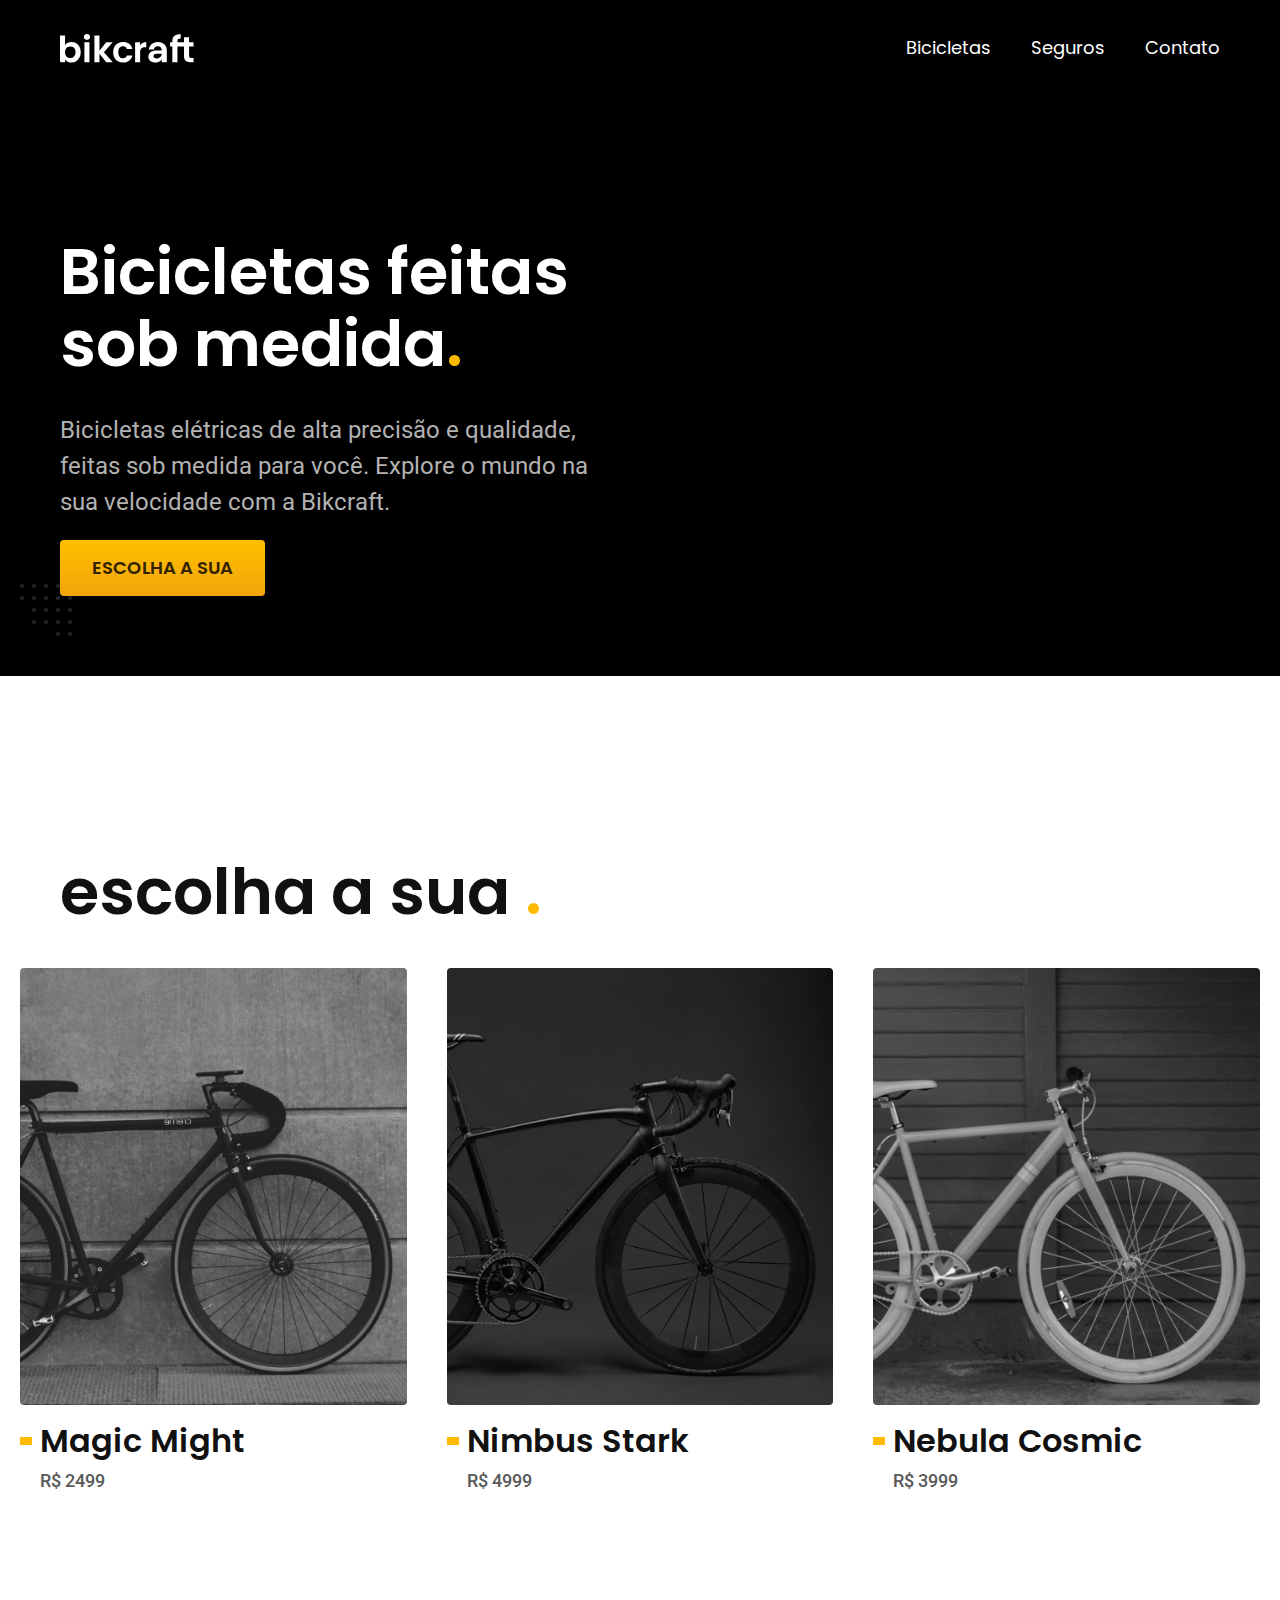
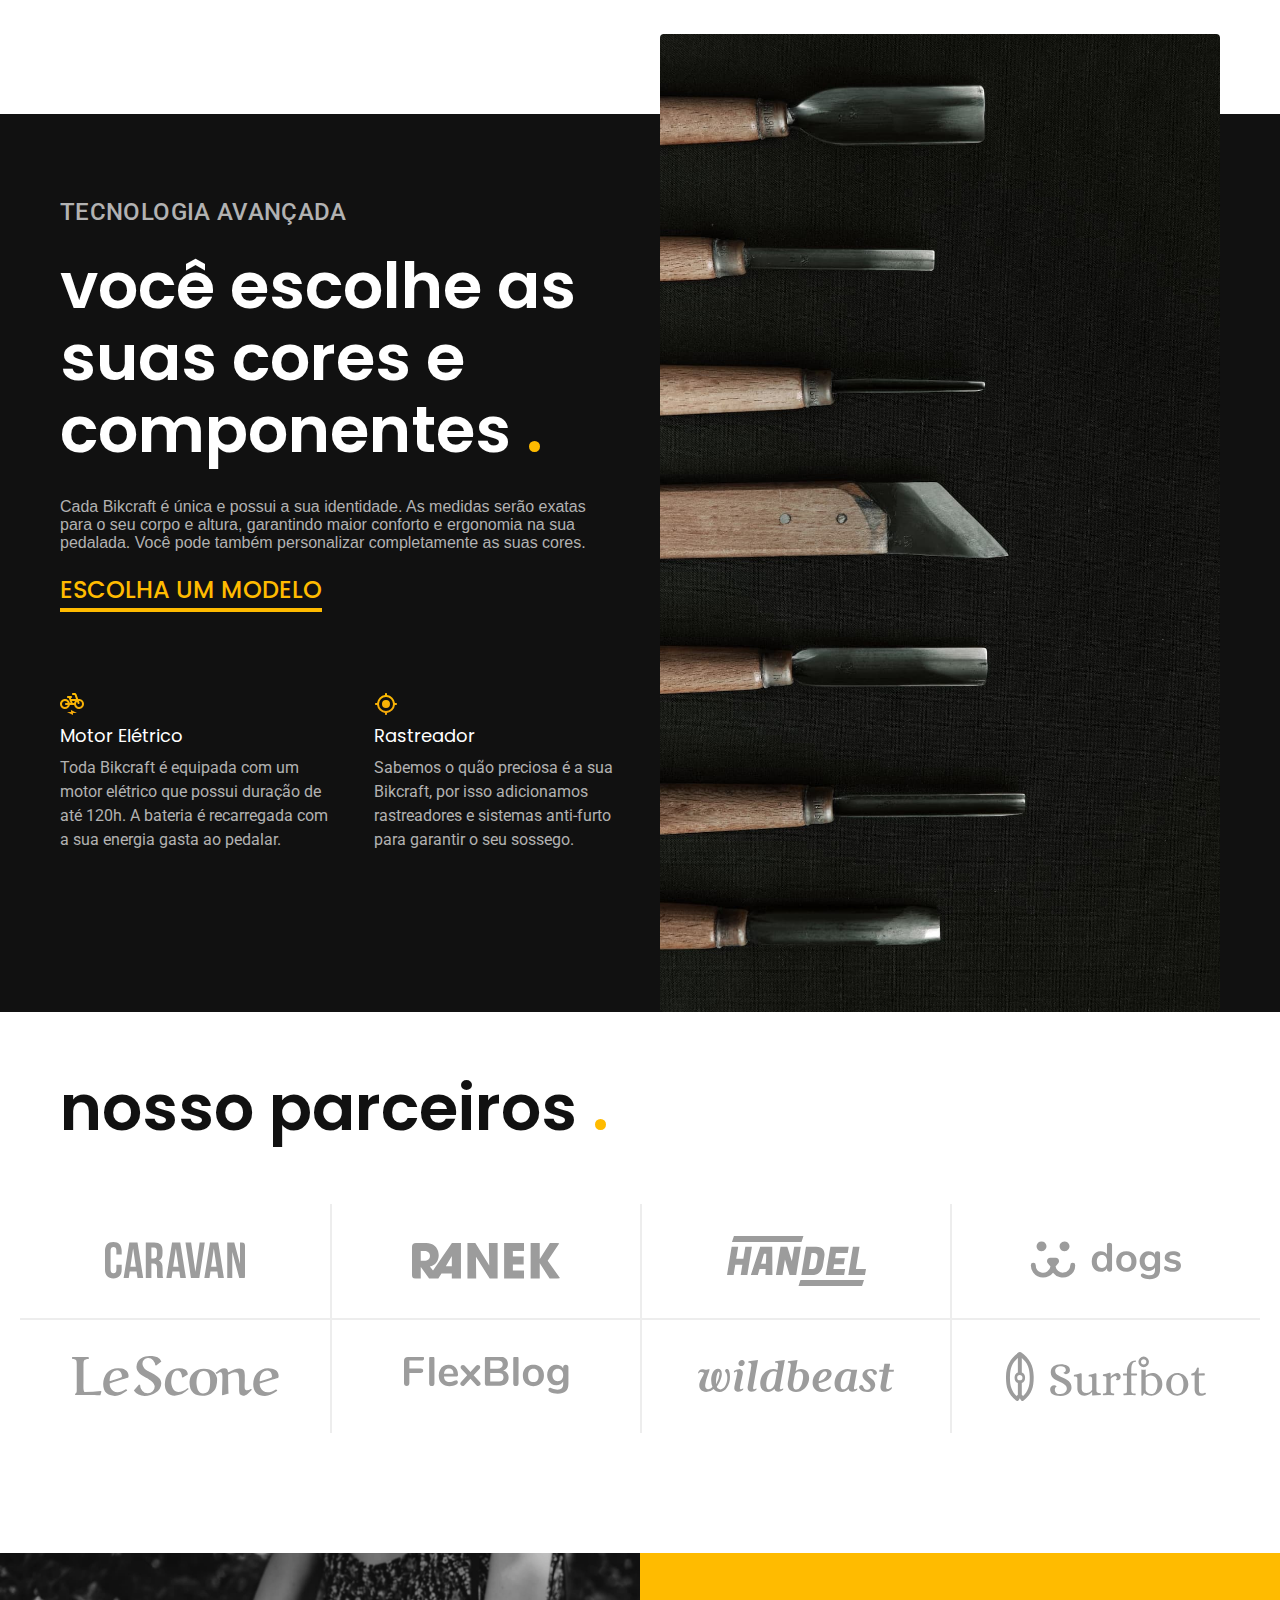
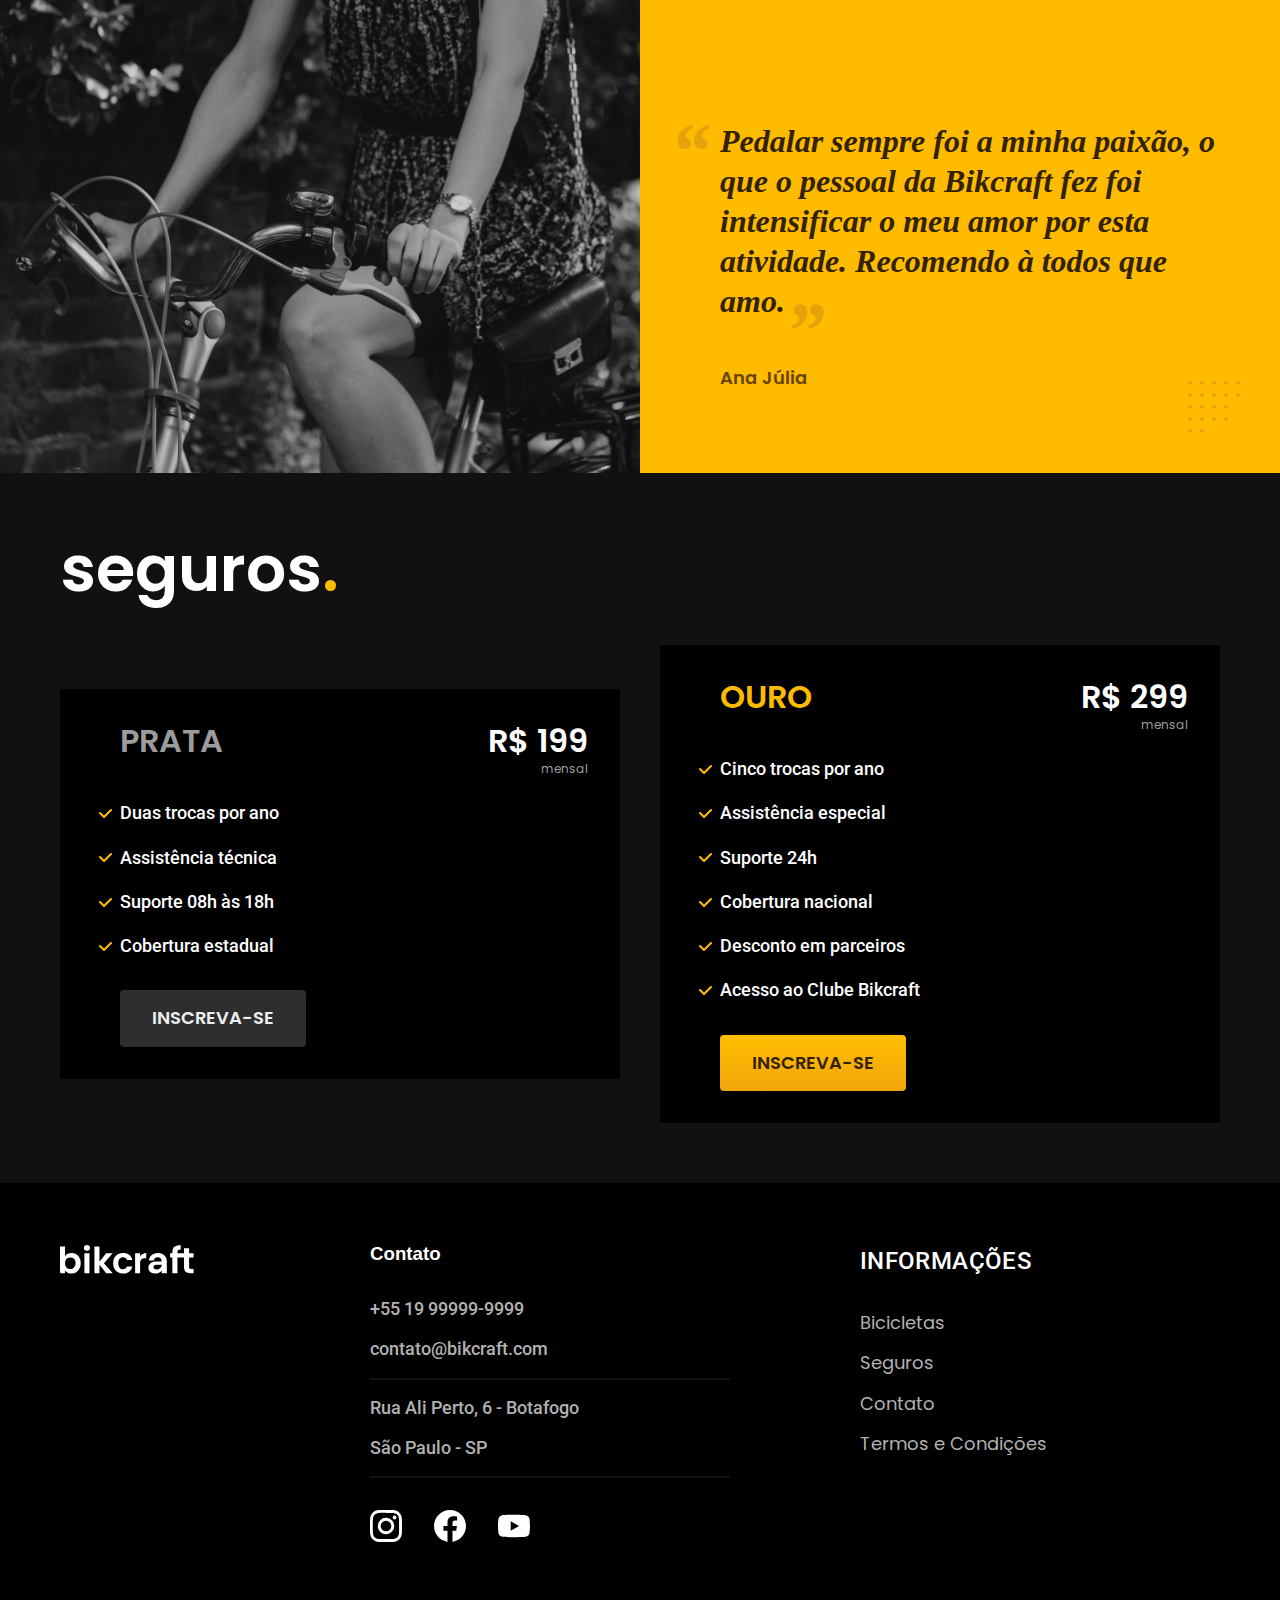
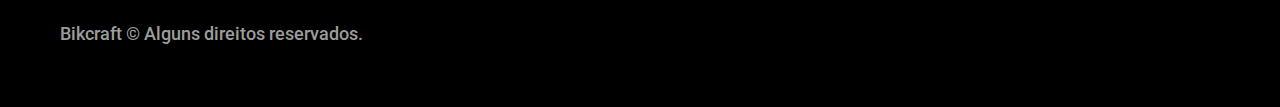
<file: index.html>
<!DOCTYPE html>
<html lang="pt-br">

<head>
  <meta charset="UTF-8">
  <meta name="viewport" content="width=device-width, initial-scale=1.0">
  <title>Bikcraft - Bicicletas Elétricas</title>
  <meta name="description" content="Bicicletas elétricas de alta precisão e qualidade, feitas sob medida para você. Explore o mundo na sua velocidade com a Bikcraft.">

  <link rel="icon" href="./favicon.svg" type="image/svg+xml">
  <link rel="stylesheet" href="./css/style.min.css">

  <link rel="preconnect" href="https://fonts.googleapis.com">
  <link rel="preconnect" href="https://fonts.gstatic.com" crossorigin>
  <link href="https://fonts.googleapis.com/css2?family=Fira+Sans:wght@400;700&family=Merriweather:ital,wght@1,900&family=Poppins:wght@400;600&family=Roboto:wght@400;500&display=swap" rel="stylesheet">

  <script>document.documentElement.classList.add('js')</script>
</head>

<body>
  <header class="header-bg">
    <div class="header container">
      <a href="./">
        <img src="./img/bikcraft.svg" alt="Bikcraft">
      </a>

      <nav aria-label="primaria">
        <ul class="header-menu font-1-m cor-0">
          <li><a href="./bicicletas.html">Bicicletas</a></li>
          <li><a href="./seguros.html">Seguros</a></li>
          <li><a href="./contato.html">Contato</a></li>
        </ul>
      </nav>
    </div>
  </header>

  <main class="introducao-bg">
    <div class="introducao container">
      <div class="introducao-conteudo">
        <h1 class="font-1-xxl cor-0 fadeInDown" data-anime="200">Bicicletas feitas sob medida<span class="cor-p1">.</span></h1>
        <p class="font-2-l cor-5 fadeInDown" data-anime="400">Bicicletas elétricas de alta precisão e qualidade, feitas sob medida para você. Explore o mundo na sua velocidade com a Bikcraft.</p>
        <a class="botao fadeInDown" data-anime="600" href="./bicicletas.html">Escolha a sua</a>
      </div>
      <div>
        <picture data-anime="800" class="fadeInDown">
          <source media="(max-width: 800px)" srcset="./img/bicicletas/nimbus.jpg">
          <img src="./img/fotos/introducao.jpg" alt="Bicicleta elétrica preta.">
      </div>
    </div>
  </main>

  <article class="bicicletas-lista">
    <h2 class="container font-1-xxl">escolha a sua <span class="cor-p1">.</span></h2>

    <ul>
      <li>
        <a href="./bicicletas/magic.html">
          <img src="./img/bicicletas/magic-home.jpg" alt="Bicicleta preta">
          <h3 class="font-1-xl">Magic Might</h3>
          <span class="font-2-m cor-8">R$ 2499</span>
        </a>
      </li>
      <li>
        <a href="./bicicletas/nimbus.html">
          <img src="./img/bicicletas/nimbus-home.jpg" alt="Bicicleta preta">
          <h3 class="font-1-xl">Nimbus Stark</h3>
          <span class="font-2-m cor-8">R$ 4999</span>
        </a>
      </li>
      <li>
        <a href="./bicicletas/nebula.html">
          <img src="./img/bicicletas/nebula-home.jpg" alt="Bicicleta preta">
          <h3 class="font-1-xl">Nebula Cosmic</h3>
          <span class="font-2-m cor-8">R$ 3999</span>
        </a>
      </li>
    </ul>
  </article>

  <article class="tecnologia-bg">
    <div class="tecnologia container">
      <div class="tecnologia-conteudo">
        <span class="font-2-l-b cor-5">Tecnologia Avançada</span>
        <h2 class="font-1-xxl cor-0">você escolhe as suas cores e componentes <span class="cor-p1">.</span></h2>
        <p class="font-2l cor-5">Cada Bikcraft é única e possui a sua identidade. As medidas serão exatas para o seu corpo e altura, garantindo maior conforto e ergonomia na sua pedalada. Você pode também personalizar completamente as suas cores.</p>
        <a class="link" href="./bicicletas.html">Escolha um modelo</a>
        <div class="tecnologia-vantagens">
          <div>
            <img src="./img/icones/eletrica.svg" alt="">
            <h3 class="font-1-m cor-0">Motor Elétrico</h3>
            <p class="font-2-s cor-5"> Toda Bikcraft é equipada com um motor elétrico que possui duração de até 120h. A bateria é recarregada com a sua energia gasta ao pedalar.</p>
          </div>
          <div>
            <img src="./img/icones/rastreador.svg" alt="">
            <h3 class="font-1-m cor-0">Rastreador</h3>
            <p class="font-2-s cor-5"> Sabemos o quão preciosa é a sua Bikcraft, por isso adicionamos rastreadores e sistemas anti-furto para garantir o seu sossego.</p>
          </div>
        </div>
      </div>
      <div class="tecnologia-imagem">
        <img src="./img/fotos/tecnologia.jpg" alt="">
      </div>
    </div>
  </article>

  <section class="parceiros" aria-label="Nossos Parceiros">
    <h2 class="container font-1-xxl">nosso parceiros <span class="cor-p1">.</span></h2>
    <ul>
      <li> <img src="./img/parceiros/caravan.svg" alt="caravan"></li>
      <li> <img src="./img/parceiros/ranek.svg" alt="ranekd"></li>
      <li> <img src="./img/parceiros/handel.svg" alt="handel"></li>
      <li> <img src="./img/parceiros/dogs.svg" alt="dogs"></li>
      <li> <img src="./img/parceiros/lescone.svg" alt="lescone"></li>
      <li> <img src="./img/parceiros/flexblog.svg" alt="flexblog"></li>
      <li> <img src="./img/parceiros/wildbeast.svg" alt="wildbeast"></li>
      <li> <img src="./img/parceiros/surfbot.svg" alt="surfbot"></li>
    </ul>

  </section>

  <section class="depoimento" aria-label="Depoimento">
    <div>
      <img src="./img/fotos/depoimento.jpg" alt="Pessoa pedalando numa bicicleta Bikcraft">
    </div>
    <div class="depoimento-conteudo">
      <blockquote class="font-1-xl cor-p5">
        <p>Pedalar sempre foi a minha paixão, o que o pessoal da Bikcraft fez foi intensificar o meu amor por esta atividade. Recomendo à todos que amo.</p>
        <span class="font-1-m-b cor-p4">Ana Júlia</span>
      </blockquote>

    </div>
  </section>

  <article class="seguros-bg">
    <div class="seguros container">
      <h2 class="font-1-xxl cor-0">seguros<span class="cor-p1">.</span></h2>
      <div class="seguros-item">
        <h3 class="font-1-xl cor-6">PRATA</h3>
        <span class="font-1-xl cor-0">R$ 199 <span class="font-1-xs cor-6">mensal</span></span>
        <ul class="font-2-m cor-0">
          <li> Duas trocas por ano </li>
          <li>Assistência técnica</li>
          <li> Suporte 08h às 18h</li>
          <li>Cobertura estadual</li>
        </ul>
        <a class="botao secundario" href="./orcamento.html">Inscreva-se</a>
      </div>
      <div class="seguros-item">
        <h3 class="font-1-xl cor-p1">OURO</h3>
        <span class="font-1-xl cor-0">R$ 299 <span class="font-1-xs cor-6">mensal</span></span>
        <ul class="font-2-m cor-0">
          <li>Cinco trocas por ano</li>
          <li>Assistência especial</li>
          <li>Suporte 24h</li>
          <li>Cobertura nacional</li>
          <li>Desconto em parceiros</li>
          <li>Acesso ao Clube Bikcraft</li>
        </ul>
        <a class="botao" href="./orcamento.html">Inscreva-se</a>
      </div>
    </div>
  </article>

  <footer class="footer-bg">
    <div class="footer container">
      <img src="./img/bikcraft.svg" alt="Bikcraft">
      <div class="footer-contato">
        <h3 class="font-2-l-n cor-0">Contato</h3>
        <ul class="font-2-m cor-5">
          <li> <a href="tel:+5519999999999">+55 19 99999-9999</a></li>
          <li> <a href="mailto:contato@bikcraft.com">contato@bikcraft.com</a></li>
          <li>Rua Ali Perto, 6 - Botafogo</li>
          <li>São Paulo - SP</li>
        </ul>
        <div class="footer-redes">
          <a href="./">
            <img src="./img/redes/instagram.svg" alt="Instagram">
            <a href="./">
              <img src="./img/redes/facebook.svg" alt="Facebook">
              <a href="./">
                <img src="./img/redes/youtube.svg" alt="Youtube ">
              </a>

        </div>
      </div>
      <div class="footer-informacoes">
        <h3 class="font-2-l-b cor-0">Informações</h3>
        <nav>
          <ul class="font-1-m cor-5">
            <li><a href="./bicicletas.html">Bicicletas</a></li>
            <li><a href="./seguros.html">Seguros</a></li>
            <li><a href="./contato.html">Contato</a></li>
            <li><a href="./termos.html">Termos e Condições</a></li>
          </ul>
        </nav>
      </div>
      <p class="footer-copy font-2-m cor-6">Bikcraft © Alguns direitos reservados.</p>
    </div>
  </footer>
  <script src="./js/plugins/simple-anime.js"></script>
  <script src="./js/script.js"></script>
</body>

</html>
</file>
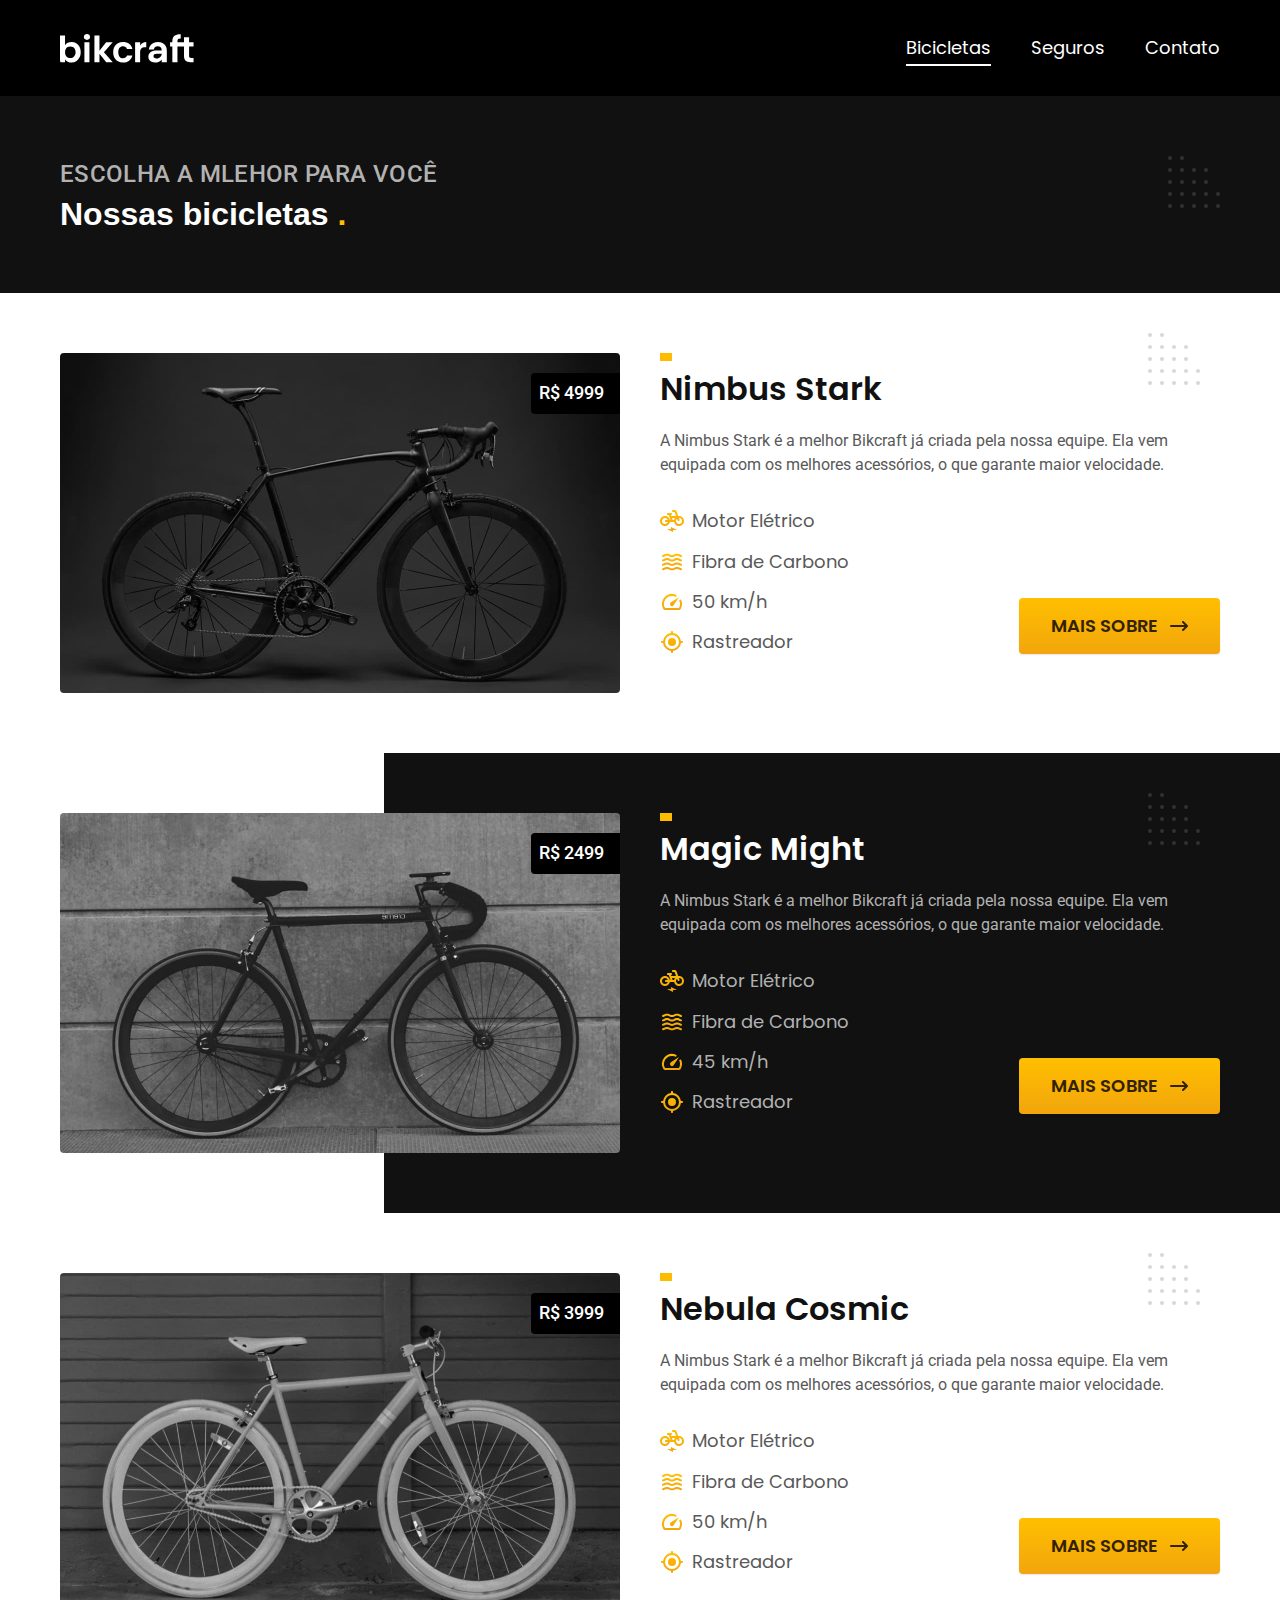
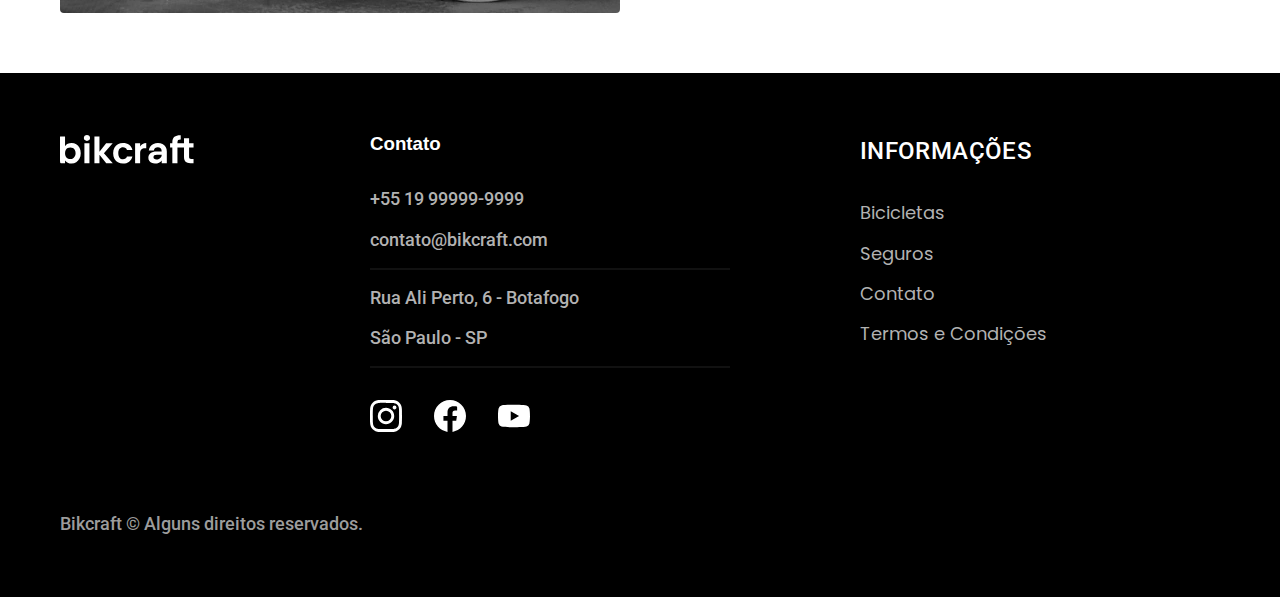
<file: bicicletas.html>
<!DOCTYPE html>
<html lang="pt-br">

<head>
  <meta charset="UTF-8">
  <meta name="viewport" content="width=device-width, initial-scale=1.0">
  <title>Biciletas | Bikcraft</title>
  <meta name="description" content="Termos e condições">

  <link rel="icon" href="./favicon.svg" type="image/svg+xml">
  <link rel="stylesheet" href="./css/style.min.css">

  <link rel="preconnect" href="https://fonts.googleapis.com">
  <link rel="preconnect" href="https://fonts.gstatic.com" crossorigin>
  <link href="https://fonts.googleapis.com/css2?family=Fira+Sans:wght@400;700&family=Merriweather:ital,wght@1,900&family=Poppins:wght@400;600&family=Roboto:wght@400;500&display=swap" rel="stylesheet">
  <script>document.documentElement.classList.add('js')</script>
</head>

<body id="bicicletas">
  <header class="header-bg">
    <div class="header container">
      <a href="./">
        <img src="./img/bikcraft.svg" alt="Bikcraft">
      </a>

      <nav aria-label="primaria">
        <ul class="header-menu font-1-m cor-0">
          <li><a href="./bicicletas.html">Bicicletas</a></li>
          <li><a href="./seguros.html">Seguros</a></li>
          <li><a href="./contato.html">Contato</a></li>
        </ul>
      </nav>
    </div>
  </header>

  <main>
    <div class="titulo-bg">
      <div class="titulo container">
        <p class="font-2-l-b cor-5">Escolha a mlehor para você</p>
        <h1 class="font-1--xxl cor-0"> Nossas bicicletas <span class="cor-p1">.</span></h1>
      </div>
    </div>

    <div class="bicicletas-bg">
      <div class="bicicletas container">
        <div class="bicicletas-imagem">
          <img src="./img/bicicletas/nimbus.jpg" alt="Bicicleta preta">
          <span class="font-2-m cor-0">R$ 4999</span>
        </div>
        <div class="bicicletas-conteudo">
          <h2 class="font-1-xl">Nimbus Stark</h2>
          <p class="font-2-s cor-8">A Nimbus Stark é a melhor Bikcraft já criada pela nossa equipe. Ela vem equipada com os melhores acessórios, o que garante maior velocidade.</p>
          <ul class="font-1-m cor-8">
            <li>
              <img src="./img/icones/eletrica.svg" alt="">
              Motor Elétrico
            </li>
            <li>
              <img src="./img/icones/carbono.svg" alt="">
              Fibra de Carbono
            </li>
            <li>
              <img src="./img/icones/velocidade.svg" alt="">
              50 km/h
            </li>
            <li>
              <img src="./img/icones/rastreador.svg" alt="">
              Rastreador
            </li>
          </ul>
          <a class="botao seta" href="./bicicletas/nimbus.html">Mais Sobre</a>
        </div>
      </div>
    </div>

    <div class="bicicletas-bg">
      <div class="bicicletas container">
        <div class="bicicletas-imagem">
          <img src="./img/bicicletas/magic.jpg" alt="Bicicleta preta">
          <span class="font-2-m cor-0">R$ 2499</span>
        </div>
        <div class="bicicletas-conteudo">
          <h2 class="font-1-xl cor-0">Magic Might</h2>
          <p class="font-2-s cor-5">A Nimbus Stark é a melhor Bikcraft já criada pela nossa equipe. Ela vem equipada com os melhores acessórios, o que garante maior velocidade.</p>
          <ul class="font-1-m cor-5">
            <li>
              <img src="./img/icones/eletrica.svg" alt="">
              Motor Elétrico
            </li>
            <li>
              <img src="./img/icones/carbono.svg" alt="">
              Fibra de Carbono
            </li>
            <li>
              <img src="./img/icones/velocidade.svg" alt="">
              45 km/h
            </li>
            <li>
              <img src="./img/icones/rastreador.svg" alt="">
              Rastreador
            </li>
          </ul>
          <a class="botao seta" href="./bicicletas/magic.html">Mais Sobre</a>
        </div>
      </div>
    </div>

    <div class="bicicletas-bg">
      <div class="bicicletas container">
        <div class="bicicletas-imagem">
          <img src="./img/bicicletas/nebula.jpg" alt="Bicicleta preta">
          <span class="font-2-m cor-0">R$ 3999</span>
        </div>
        <div class="bicicletas-conteudo">
          <h2 class="font-1-xl">Nebula Cosmic</h2>
          <p class="font-2-s cor-8">A Nimbus Stark é a melhor Bikcraft já criada pela nossa equipe. Ela vem equipada com os melhores acessórios, o que garante maior velocidade.</p>
          <ul class="font-1-m cor-8">
            <li>
              <img src="./img/icones/eletrica.svg" alt="">
              Motor Elétrico
            </li>
            <li>
              <img src="./img/icones/carbono.svg" alt="">
              Fibra de Carbono
            </li>
            <li>
              <img src="./img/icones/velocidade.svg" alt="">
              50 km/h
            </li>
            <li>
              <img src="./img/icones/rastreador.svg" alt="">
              Rastreador
            </li>
          </ul>
          <a class="botao seta" href="./bicicletas/nebula.html">Mais Sobre</a>
        </div>
      </div>
    </div>
  </main>

  <footer class="footer-bg">
    <div class="footer container">
      <img src="./img/bikcraft.svg" alt="Bikcraft">
      <div class="footer-contato">
        <h3 class="font-2-l-n cor-0">Contato</h3>
        <ul class="font-2-m cor-5">
          <li> <a href="tel:+5519999999999">+55 19 99999-9999</a></li>
          <li> <a href="mailto:contato@bikcraft.com">contato@bikcraft.com</a></li>
          <li>Rua Ali Perto, 6 - Botafogo</li>
          <li>São Paulo - SP</li>
        </ul>
        <div class="footer-redes">
          <a href="./">
            <img src="./img/redes/instagram.svg" alt="Instagram">
            <a href="./">
              <img src="./img/redes/facebook.svg" alt="Facebook">
              <a href="./">
                <img src="./img/redes/youtube.svg" alt="Youtube ">
              </a>

        </div>
      </div>
      <div class="footer-informacoes">
        <h3 class="font-2-l-b cor-0">Informações</h3>
        <nav>
          <ul class="font-1-m cor-5">
            <li><a href="./bicicletas.html">Bicicletas</a></li>
            <li><a href="./seguros.html">Seguros</a></li>
            <li><a href="./contato.html">Contato</a></li>
            <li><a href="./termos.html">Termos e Condições</a></li>
          </ul>
        </nav>
      </div>
      <p class="footer-copy font-2-m cor-6">Bikcraft © Alguns direitos reservados.</p>
    </div>

  </footer>
  <script src="./js/script.js"></script>
</body>

</html>
</file>
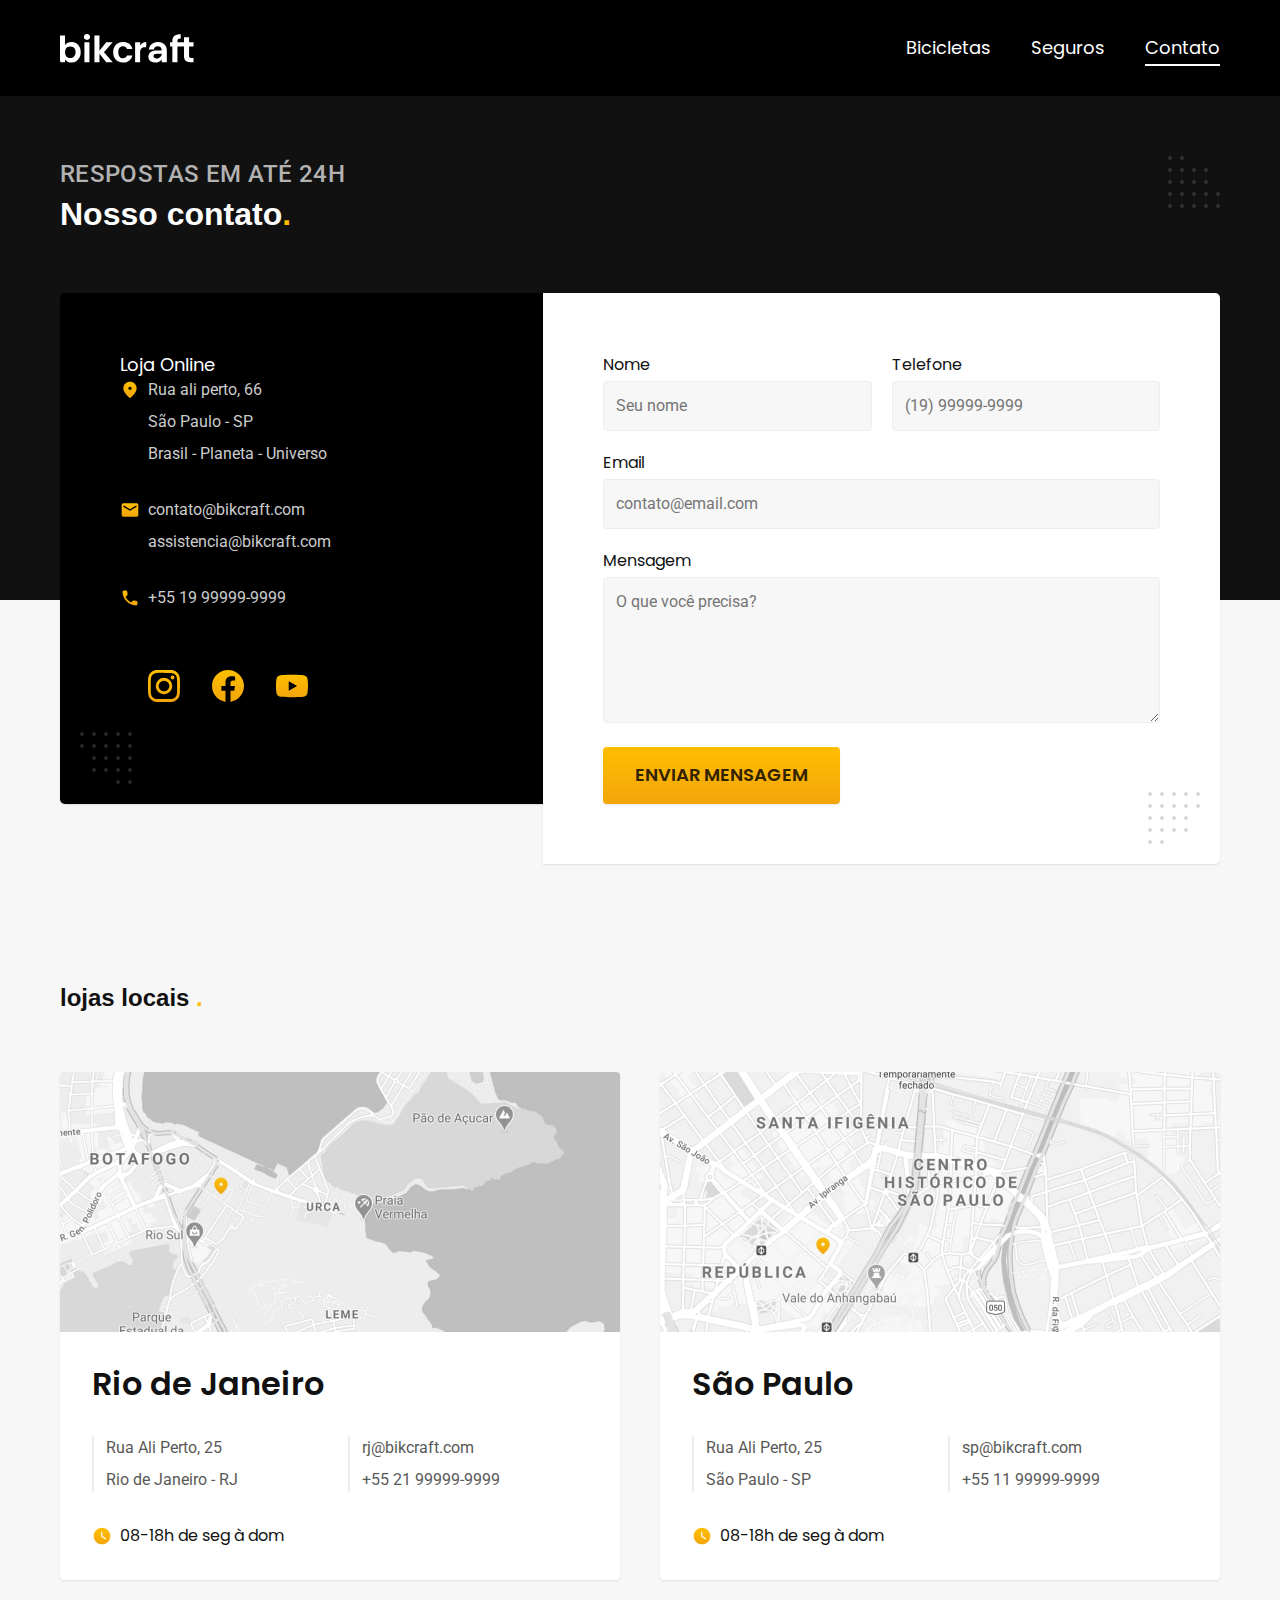
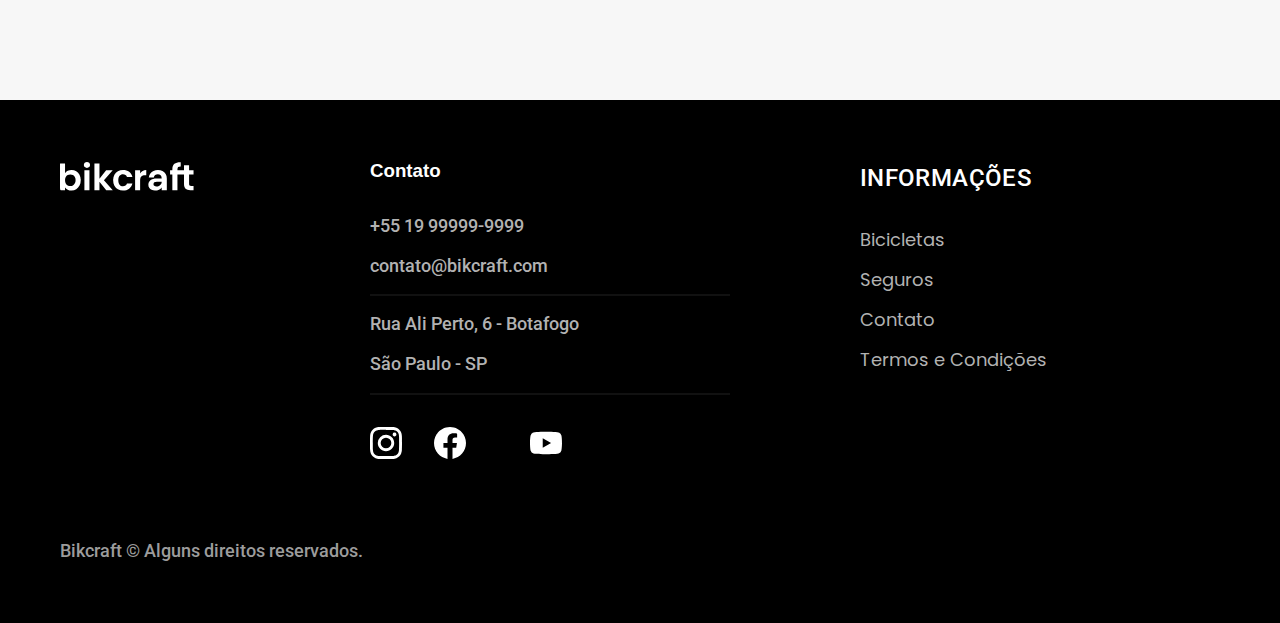
<file: contato.html>
<!DOCTYPE html>
<html lang="pt-br">

<head>
  <meta charset="UTF-8">
  <meta name="viewport" content="width=device-width, initial-scale=1.0">
  <title>Contato | Bikcraft</title>
  <meta name="description" content="Termos e condições">

  <link rel="icon" href="./favicon.svg" type="image/svg+xml">
  <link rel="stylesheet" href="./css/style.min.css">

  <link rel="preconnect" href="https://fonts.googleapis.com">
  <link rel="preconnect" href="https://fonts.gstatic.com" crossorigin>
  <link href="https://fonts.googleapis.com/css2?family=Fira+Sans:wght@400;700&family=Merriweather:ital,wght@1,900&family=Poppins:wght@400;600&family=Roboto:wght@400;500&display=swap" rel="stylesheet">
  <script>document.documentElement.classList.add('js')</script>
</head>

<body id="contato">
  <header class="header-bg">
    <div class="header container">
      <a href="./">
        <img src="./img/bikcraft.svg" alt="Bikcraft">
      </a>

      <nav aria-label="primaria">
        <ul class="header-menu font-1-m cor-0">
          <li><a href="./bicicletas.html">Bicicletas</a></li>
          <li><a href="./seguros.html">Seguros</a></li>
          <li><a href="./contato.html">Contato</a></li>
        </ul>
      </nav>
    </div>
  </header>

  <main>
    <div class="titulo-bg">
      <div class="titulo container">
        <p class="font-2-l-b cor-5">Respostas em até 24h</p>
        <h1 class="font-1--xxl cor-0"> Nosso contato<span class="cor-p1">.</span></h1>
      </div>
    </div>

    <div class="contato container">
      <section class="contato-dados" aria-label="Endereco">
        <h2 class="font-1-m cor-0">Loja Online</h2>
        <div class="contato-endereco font-2-s cor-4">
          <p>Rua ali perto, 66</p>
          <p>São Paulo - SP</p>
          <p>Brasil - Planeta - Universo</p>
        </div>
        <address class="contato-meios font-2-s cor-4">
          <a href="mailto:contato@bikcraft.com">contato@bikcraft.com</a>
          <a href="mailto:assistencia@bikcraft.com">assistencia@bikcraft.com</a>
          <a href="tel:+5519999999999">+55 19 99999-9999</a>
        </address>
        <div class="contato-redes">
          <a href="./">
            <img src="./img/redes/instagram-p.svg" alt="Instagram"> </a>
          <a href="./">
            <img src="./img/redes/facebook-p.svg" alt="Facebook"> </a>
          <a href="./">
            <img src="./img/redes/youtube-p.svg" alt="Youtube ">
          </a>
        </div>
      </section>
      <section class="contato-formulario" aria-label="Formulário">
        <form class="form" action="./contato.html">
          <div>
            <label for="nome">Nome</label>
            <input type="text" id="nome" name="nome" placeholder="Seu nome">
          </div>
          <div>
            <label for="telefone">Telefone</label>
            <input type="text" id="telefone" name="telefone" placeholder="(19) 99999-9999">
          </div>
          <div class="col-2">
            <label for="email">Email</label>
            <input type="email" id="email" name="email" placeholder="contato@email.com">
          </div>
          <div class="col-2">
            <label for="mensagem">Mensagem</label>
            <textarea rows="5" id="mensagem" name="mensagem" placeholder="O que você precisa?"></textarea>
          </div>
          <button class="botao col-2">Enviar Mensagem</button>
        </form>
      </section>
    </div>

  </main>

  <article class="lojas container">
    <h2 class="font-z-xxl">lojas locais <span class="cor-p1">.</span></h2>
    <div class="lojas-item">
      <img src="./img/lojas/rj.jpg" alt="mapa marcando o endereço em Rua Ali Perto, 25, Rio de Janeiro - RJ">
      <div class="lojas-conteudo">
        <h3 class="font-1-xl">Rio de Janeiro</h3>
        <div class="lojas-dados font-2-s cor-8">
          <p>Rua Ali Perto, 25</p>
          <p>Rio de Janeiro - RJ</p>
        </div>
        <div class="lojas-dados font-2-s cor-8">
          <a href="mailto:rj@bikcraft.com">rj@bikcraft.com</a>
          <a href="tel:+5521999999999">+55 21 99999-9999</a>
        </div>
        <p class="lojas-tempo font-1-s"><img src="./img/icones/horario.svg" alt="">08-18h de seg à dom</p>
      </div>
    </div>

    <div class="lojas-item">
      <img src="./img/lojas/sp.jpg" alt="mapa marcando o endereço em Rua Ali Perto, 25, São Paulo - SP">
      <div class="lojas-conteudo">
        <h3 class="font-1-xl">São Paulo</h3>
        <div class="lojas-dados font-2-s cor-8">
          <p>Rua Ali Perto, 25</p>
          <p>São Paulo - SP</p>
        </div>
        <div class="lojas-dados font-2-s cor-8">
          <a href="mailto:sp@bikcraft.com">sp@bikcraft.com</a>
          <a href="tel:+5511999999999">+55 11 99999-9999</a>
        </div>
        <p class="lojas-tempo font-1-s"><img src="./img/icones/horario.svg" alt="">08-18h de seg à dom</p>
      </div>
    </div>


  </article>

  <footer class="footer-bg">
    <div class="footer container">
      <img src="./img/bikcraft.svg" alt="Bikcraft">
      <div class="footer-contato">
        <h3 class="font-2-l-n cor-0">Contato</h3>
        <ul class="font-2-m cor-5">
          <li> <a href="tel:+5519999999999">+55 19 99999-9999</a></li>
          <li> <a href="mailto:contato@bikcraft.com">contato@bikcraft.com</a></li>
          <li>Rua Ali Perto, 6 - Botafogo</li>
          <li>São Paulo - SP</li>
        </ul>
        <div class="footer-redes">
          <a href="./">
            <img src="./img/redes/instagram.svg" alt="Instagram"> </a>
          <a href="./">
            <img src="./img/redes/facebook.svg" alt="Facebook">
            <a href="./"> </a>
            <img src="./img/redes/youtube.svg" alt="Youtube ">
          </a>

        </div>
      </div>
      <div class="footer-informacoes">
        <h3 class="font-2-l-b cor-0">Informações</h3>
        <nav>
          <ul class="font-1-m cor-5">
            <li><a href="./bicicletas.html">Bicicletas</a></li>
            <li><a href="./seguros.html">Seguros</a></li>
            <li><a href="./contato.html">Contato</a></li>
            <li><a href="./termos.html">Termos e Condições</a></li>
          </ul>
        </nav>
      </div>
      <p class="footer-copy font-2-m cor-6">Bikcraft © Alguns direitos reservados.</p>
    </div>

  </footer>
  <script src="./js/script.js"></script>
</body>

</html>
</file>
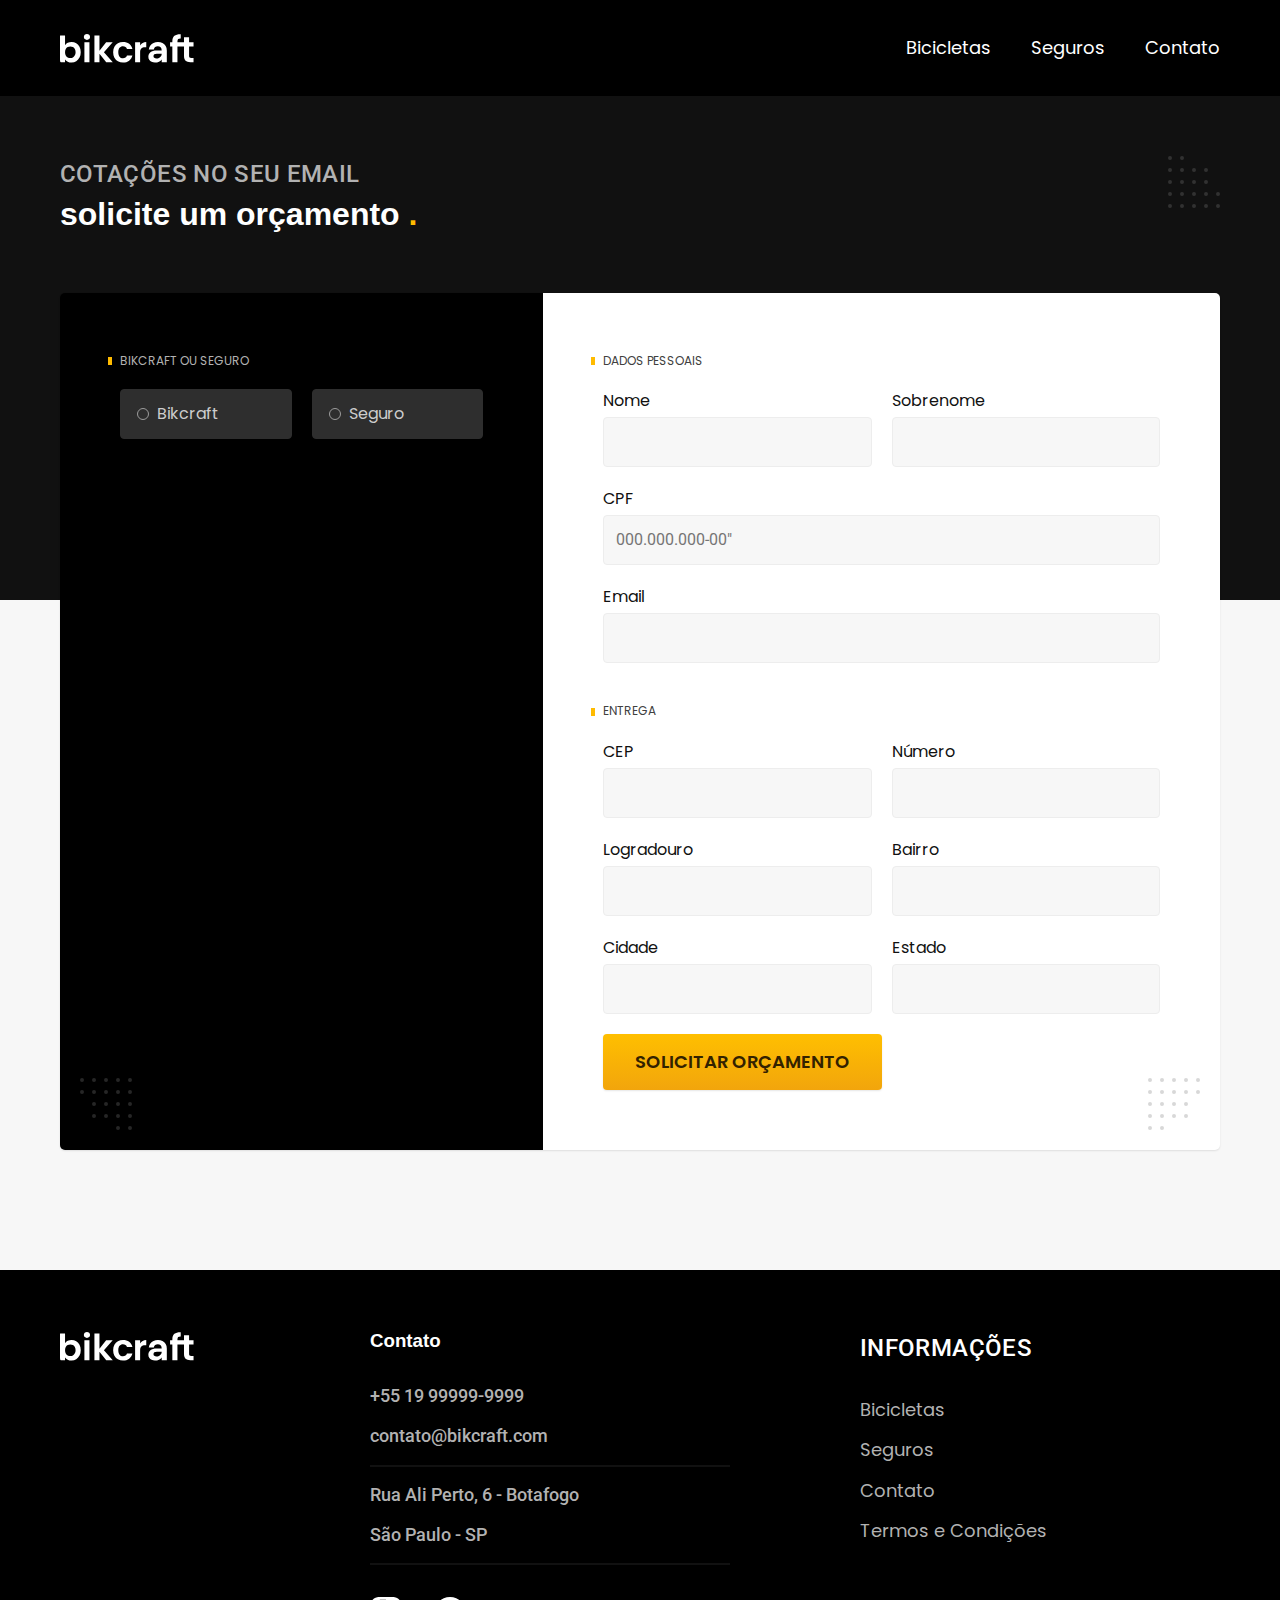
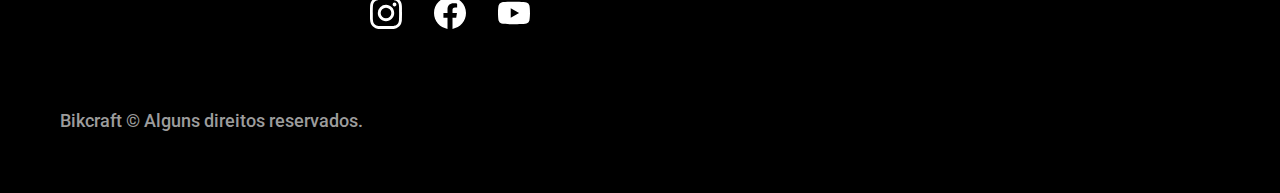
<file: orcamento.html>
<!DOCTYPE html>
<html lang="pt-br">

<head>
  <meta charset="UTF-8">
  <meta name="viewport" content="width=device-width, initial-scale=1.0">
  <title>Orçamento | Bikcraft</title>
  <meta name="description" content="Termos e condições">

  <link rel="icon" href="./favicon.svg" type="image/svg+xml">
  <link rel="stylesheet" href="./css/style.min.css">

  <link rel="preconnect" href="https://fonts.googleapis.com">
  <link rel="preconnect" href="https://fonts.gstatic.com" crossorigin>
  <link href="https://fonts.googleapis.com/css2?family=Fira+Sans:wght@400;700&family=Merriweather:ital,wght@1,900&family=Poppins:wght@400;600&family=Roboto:wght@400;500&display=swap" rel="stylesheet">
  <script>document.documentElement.classList.add('js')</script>
</head>

<body id="orcamento">
  <header class="header-bg">
    <div class="header container">
      <a href="./">
        <img src="./img/bikcraft.svg" alt="Bikcraft">
      </a>

      <nav aria-label="primaria">
        <ul class="header-menu font-1-m cor-0">
          <li><a href="./bicicletas.html">Bicicletas</a></li>
          <li><a href="./seguros.html">Seguros</a></li>
          <li><a href="./contato.html">Contato</a></li>
        </ul>
      </nav>
    </div>
  </header>

  <main>
    <div class="titulo-bg">
      <div class="titulo container">
        <p class="font-2-l-b cor-5">Cotações no seu email</p>
        <h1 class="font-1--xxl cor-0"> solicite um orçamento <span class="cor-p1">.</span></h1>
      </div>
    </div>

    <form class="orcamento container" action="./">
      <div class="orcamento-produto">
        <h2 class="font-1-xs cor-5">Bikcraft ou Seguro</h2>
        <input type="radio" name="tipo" value="bikcraft" id="bikcraft">
        <label for="bikcraft">Bikcraft</label>

        <input type="radio" name="tipo" value="seguro" id="seguro">
        <label for="seguro">Seguro</label>

        <div class="orcamento-conteudo" id="orcamento-bikcraft">
          <h2 class="font-1-xs cor-5">Escolha a sua</h2>

          <input type="radio" name="produto" value="nimbus" id="nimbus">
          <label for="nimbus">Nimbus Stark <span>R$ 4999</span></label>
          <div class="orcamento-detalhes">
            <ul class="font-1-xs cor-8">
              <li><img src="./img/icones/eletrica.svg" alt="">Motor Elétrico</li>
              <li><img src="./img/icones/carbono.svg" alt="">Fibra de Carbono</li>
              <li><img src="./img/icones/velocidade.svg" alt="">50 km/h</li>
              <li><img src="./img/icones/rastreador.svg" alt="">Rastreador</li>
            </ul>
            <img src="./img/bicicletas/nimbus.jpg" alt="Bicicleta preta">
          </div>

          <input type="radio" name="produto" value="magic" id="magic">
          <label for="magic">Magic Might <span>R$ 2499</span></label>
          <div class="orcamento-detalhes">
            <ul class="font-1-xs cor-8">
              <li><img src="./img/icones/eletrica.svg" alt="">Motor Elétrico</li>
              <li><img src="./img/icones/carbono.svg" alt="">Fibra de Carbono</li>
              <li><img src="./img/icones/velocidade.svg" alt="">45 km/h</li>
              <li><img src="./img/icones/rastreador.svg" alt="">Rastreador</li>
            </ul>
            <img src="./img/bicicletas/magic.jpg" alt="Bicicleta preta">
          </div>


          <input type="radio" name="produto" value="nebula" id="nebula">
          <label for="nebula">Nebula Cosmic <span>R$ 3999</span> </label>
          <div class="orcamento-detalhes">
            <ul class="font-1-xs cor-8">
              <li><img src="./img/icones/eletrica.svg" alt="">Motor Elétrico</li>
              <li><img src="./img/icones/carbono.svg" alt="">Fibra de Carbono</li>
              <li><img src="./img/icones/velocidade.svg" alt="">40 km/h</li>
              <li><img src="./img/icones/rastreador.svg" alt="">Rastreador</li>
            </ul>
            <img src="./img/bicicletas/nebula.jpg" alt="Bicicleta branca">
          </div>

        </div>

        <div class="orcamento-conteudo" id="orcamento-seguro">
          <h2 class="font-1-xs cor-5">Escolha o plano</h2>

          <input type="radio" name="produto" value="prata" id="prata">
          <label for="prata">Prata <span>R$ 199</span></label>

          <input type="radio" name="produto" value="ouro" id="ouro">
          <label for="ouro">Ouro <span>R$ 299</span></label>

        </div>

      </div>
      <div class="orcamento-dados form">

        <h2 class="font-1-xs cor-9 col-2">dados pessoais</h2>
        <div>
          <label for="nome">Nome</label>
          <input type="text" id="nome" name="nome">
        </div>

        <div>
          <label for="sobrenome">Sobrenome</label>
          <input type="text" id="sobrenome" name="sobrenome">
        </div>

        <div class="col-2">
          <label for="cpf">CPF</label>
          <input type="text" id="cpf" name="cpf" placeholder=000.000.000-00">
        </div>

        <div class="col-2">
          <label for="email">Email</label>
          <input type="email" id="email" name="email">
        </div>
        <h2 class="font-1-xs cor-9 col-2">Entrega</h2>
        <div>
          <label for="cep">CEP</label>
          <input type="text" id="cep" name="cep">
        </div>

        <div>
          <label for="numero">Número</label>
          <input type="text" id="numero" name="numero">
        </div>

        <div>
          <label for="logradouro">Logradouro</label>
          <input type="text" id="logradouro" name="logradouro">
        </div>

        <div>
          <label for="bairro">Bairro</label>
          <input type="text" id="bairro" name="bairro">
        </div>

        <div>
          <label for="cidade">Cidade</label>
          <input type="text" id="cidade" name="cidade">
        </div>

        <div>
          <label for="estado">Estado</label>
          <input type="text" id="estado" name="estado">
        </div>
        <button class="botao col-2">Solicitar Orçamento</button>
      </div>
      </div>


    </form>

  </main>

  <footer class="footer-bg">
    <div class="footer container">
      <img src="./img/bikcraft.svg" alt="Bikcraft">
      <div class="footer-contato">
        <h3 class="font-2-l-n cor-0">Contato</h3>
        <ul class="font-2-m cor-5">
          <li> <a href="tel:+5519999999999">+55 19 99999-9999</a></li>
          <li> <a href="mailto:contato@bikcraft.com">contato@bikcraft.com</a></li>
          <li>Rua Ali Perto, 6 - Botafogo</li>
          <li>São Paulo - SP</li>
        </ul>
        <div class="footer-redes">
          <a href="./">
            <img src="./img/redes/instagram.svg" alt="Instagram">
            <a href="./">
              <img src="./img/redes/facebook.svg" alt="Facebook">
              <a href="./">
                <img src="./img/redes/youtube.svg" alt="Youtube ">
              </a>

        </div>
      </div>
      <div class="footer-informacoes">
        <h3 class="font-2-l-b cor-0">Informações</h3>
        <nav>
          <ul class="font-1-m cor-5">
            <li><a href="./bicicletas.html">Bicicletas</a></li>
            <li><a href="./seguros.html">Seguros</a></li>
            <li><a href="./contato.html">Contato</a></li>
            <li><a href="./termos.html">Termos e Condições</a></li>
          </ul>
        </nav>
      </div>
      <p class="footer-copy font-2-m cor-6">Bikcraft © Alguns direitos reservados.</p>
    </div>

  </footer>
  <script src="./js/script.js"></script>
</body>

</html>
</file>
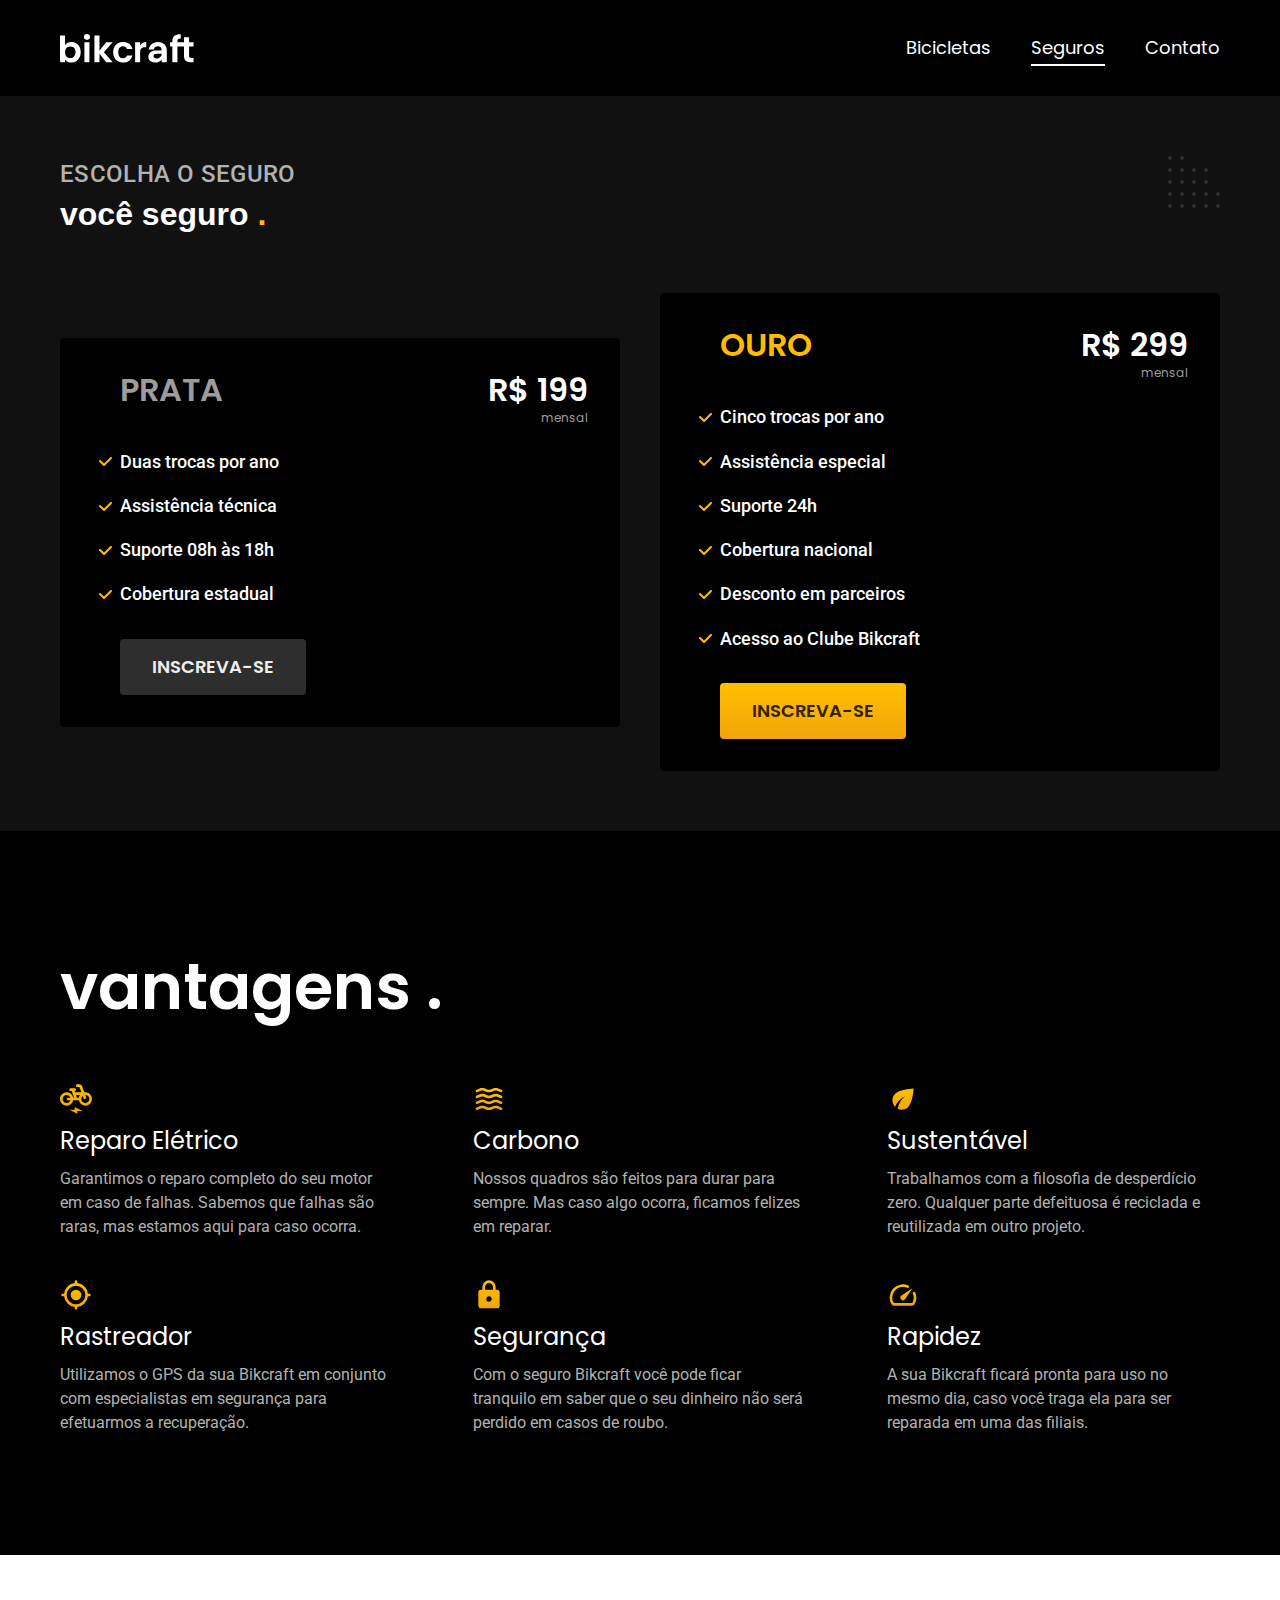
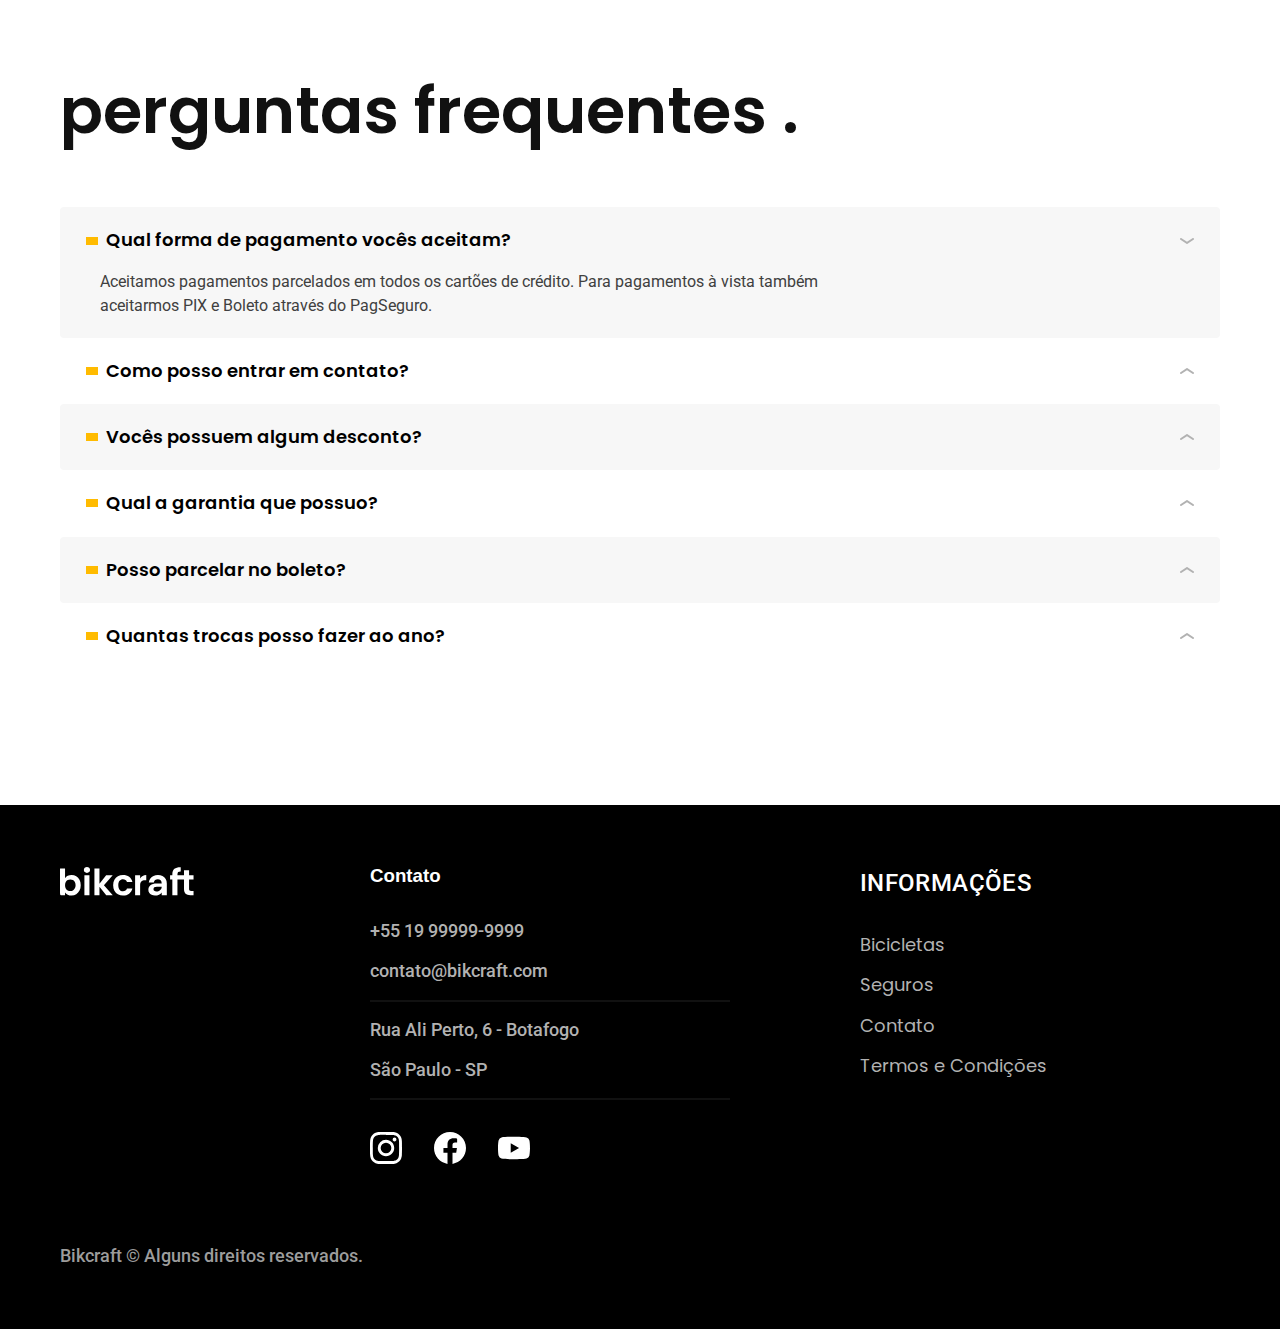
<file: seguros.html>
<!DOCTYPE html>
<html lang="pt-br">

<head>
  <meta charset="UTF-8">
  <meta name="viewport" content="width=device-width, initial-scale=1.0">
  <title>Seguros | Bikcraft</title>
  <meta name="description" content="Seguros">

  <link rel="icon" href="./favicon.svg" type="image/svg+xml">
  <link rel="stylesheet" href="./css/style.min.css">

  <link rel="preconnect" href="https://fonts.googleapis.com">
  <link rel="preconnect" href="https://fonts.gstatic.com" crossorigin>
  <link href="https://fonts.googleapis.com/css2?family=Fira+Sans:wght@400;700&family=Merriweather:ital,wght@1,900&family=Poppins:wght@400;600&family=Roboto:wght@400;500&display=swap" rel="stylesheet">
  <script>document.documentElement.classList.add('js')</script>
</head>

<body id="seguros">
  <header class="header-bg">
    <div class="header container">
      <a href="./">
        <img src="./img/bikcraft.svg" alt="Bikcraft">
      </a>

      <nav aria-label="primaria">
        <ul class="header-menu font-1-m cor-0">
          <li><a href="./bicicletas.html">Bicicletas</a></li>
          <li><a href="./seguros.html">Seguros</a></li>
          <li><a href="./contato.html">Contato</a></li>
        </ul>
      </nav>
    </div>
  </header>

  <main class="seguros-bg">
    <div class="titulo-bg">
      <div class="titulo container">
        <p class="font-2-l-b cor-5">Escolha o seguro</p>
        <h1 class="font-1--xxl cor-0"> você seguro <span class="cor-p1">.</span></h1>
      </div>
    </div>

    <div class="seguros container">
      <div class="seguros-item">
        <h3 class="font-1-xl cor-6">PRATA</h3>
        <span class="font-1-xl cor-0">R$ 199 <span class="font-1-xs cor-6">mensal</span></span>
        <ul class="font-2-m cor-0">
          <li> Duas trocas por ano </li>
          <li>Assistência técnica</li>
          <li> Suporte 08h às 18h</li>
          <li>Cobertura estadual</li>
        </ul>
        <a class="botao secundario" href="./orcamento.html?tipo=seguro&produto=prata">Inscreva-se</a>
      </div>
      <div class="seguros-item">
        <h3 class="font-1-xl cor-p1">OURO</h3>
        <span class="font-1-xl cor-0">R$ 299 <span class="font-1-xs cor-6">mensal</span></span>
        <ul class="font-2-m cor-0">
          <li>Cinco trocas por ano</li>
          <li>Assistência especial</li>
          <li>Suporte 24h</li>
          <li>Cobertura nacional</li>
          <li>Desconto em parceiros</li>
          <li>Acesso ao Clube Bikcraft</li>
        </ul>
        <a class="botao" href="./orcamento.html?tipo=seguro&produto=ouro">Inscreva-se</a>
      </div>
    </div>

  </main>

  <article class="vantagens-bg">
    <div class="vantagens container">
      <h2 class="font-1-xxl cor-0">vantagens <span class="color-p1">.</span></h2>

      <ul>
        <li>
          <img src="./img/icones/eletrica.svg" alt="">
          <h3 class="font-1-l cor-0">Reparo Elétrico</h3>
          <p class="font-2-s cor-5">Garantimos o reparo completo do seu motor em caso de falhas. Sabemos que falhas são raras, mas estamos aqui para caso ocorra.</p>
        </li>
        <li>
          <img src="./img/icones/carbono.svg" alt="">
          <h3 class="font-1-l cor-0">Carbono</h3>
          <p class="font-2-s cor-5">Nossos quadros são feitos para durar para sempre. Mas caso algo ocorra, ficamos felizes em reparar.
          </p>
        </li>
        <li>
          <img src="./img/icones/sustentavel.svg" alt="">
          <h3 class="font-1-l cor-0">Sustentável</h3>
          <p class="font-2-s cor-5">Trabalhamos com a filosofia de desperdício zero. Qualquer parte defeituosa é reciclada e reutilizada em outro projeto.</p>
        </li>
        <li>
          <img src="./img/icones/rastreador.svg" alt="">
          <h3 class="font-1-l cor-0">Rastreador</h3>
          <p class="font-2-s cor-5">Utilizamos o GPS da sua Bikcraft em conjunto com especialistas em segurança para efetuarmos a recuperação.</p>
        </li>
        <li>
          <img src="./img/icones/seguro.svg" alt="">
          <h3 class="font-1-l cor-0">Segurança</h3>
          <p class="font-2-s cor-5">Com o seguro Bikcraft você pode ficar tranquilo em saber que o seu dinheiro não será perdido em casos de roubo.</p>
        </li>
        <li>
          <img src="./img/icones/velocidade.svg" alt="">
          <h3 class="font-1-l cor-0">Rapidez</h3>
          <p class="font-2-s cor-5">A sua Bikcraft ficará pronta para uso no mesmo dia, caso você traga ela para ser reparada em uma das filiais.</p>
        </li>

      </ul>

    </div>
  </article>

  <article class="perguntas container">
    <h2 class="font-1-xxl">perguntas frequentes <span class="color-p1">.</span></h2>

    <dl>
      <div>
        <dt><button class="font-1-m-b" aria-controls="pergunta1" aria-expanded="true">Qual forma de pagamento vocês aceitam?</button></dt>
        <dd id="pergunta1" class="font-2-s cor-9 ativa">Aceitamos pagamentos parcelados em todos os cartões de crédito. Para pagamentos à vista também aceitarmos PIX e Boleto através do PagSeguro.</dd>
      </div>
      <div>
        <dt> <button class="font-1-m-b" aria-controls="pergunta2" aria-expanded="false">Como posso entrar em contato?</button></dt>
        <dd id="pergunta2" class="font-2-s cor-9">Aceitamos pagamentos parcelados em todos os cartões de crédito. Para pagamentos à vista também aceitarmos PIX e Boleto através do PagSeguro.</dd>
      </div>
      <div>
        <dt><button class="font-1-m-b" aria-controls="pergunta3" aria-expanded="false">Vocês possuem algum desconto?</button></dt>
        <dd id="pergunta3" class="font-2-s cor-9">Aceitamos pagamentos parcelados em todos os cartões de crédito. Para pagamentos à vista também aceitarmos PIX e Boleto através do PagSeguro.</dd>
      </div>
      <div>
        <dt> <button class="font-1-m-b" aria-controls="pergunta4" aria-expanded="false">Qual a garantia que possuo?</button></dt>
        <dd id="pergunta4" class="font-2-s cor-9">Aceitamos pagamentos parcelados em todos os cartões de crédito. Para pagamentos à vista também aceitarmos PIX e Boleto através do PagSeguro.</dd>
      </div>
      <div>
        <dt> <button class="font-1-m-b" aria-controls="pergunta5" aria-expanded="false">Posso parcelar no boleto?</button></dt>
        <dd id="pergunta5" class="font-2-s cor-9">Aceitamos pagamentos parcelados em todos os cartões de crédito. Para pagamentos à vista também aceitarmos PIX e Boleto através do PagSeguro.</dd>
      </div>
      <div>
        <dt> <button class="font-1-m-b" aria-controls="pergunta6" aria-expanded="false">Quantas trocas posso fazer ao ano?</button></dt>
        <dd id="pergunta6" class="font-2-s cor-9">Aceitamos pagamentos parcelados em todos os cartões de crédito. Para pagamentos à vista também aceitarmos PIX e Boleto através do PagSeguro.</dd>
      </div>

    </dl>
  </article>

  <footer class="footer-bg">
    <div class="footer container">
      <img src="./img/bikcraft.svg" alt="Bikcraft">
      <div class="footer-contato">
        <h3 class="font-2-l-n cor-0">Contato</h3>
        <ul class="font-2-m cor-5">
          <li> <a href="tel:+5519999999999">+55 19 99999-9999</a></li>
          <li> <a href="mailto:contato@bikcraft.com">contato@bikcraft.com</a></li>
          <li>Rua Ali Perto, 6 - Botafogo</li>
          <li>São Paulo - SP</li>
        </ul>
        <div class="footer-redes">
          <a href="./">
            <img src="./img/redes/instagram.svg" alt="Instagram">
            <a href="./">
              <img src="./img/redes/facebook.svg" alt="Facebook">
              <a href="./">
                <img src="./img/redes/youtube.svg" alt="Youtube ">
              </a>

        </div>
      </div>
      <div class="footer-informacoes">
        <h3 class="font-2-l-b cor-0">Informações</h3>
        <nav>
          <ul class="font-1-m cor-5">
            <li><a href="./bicicletas.html">Bicicletas</a></li>
            <li><a href="./seguros.html">Seguros</a></li>
            <li><a href="./contato.html">Contato</a></li>
            <li><a href="./termos.html">Termos e Condições</a></li>
          </ul>
        </nav>
      </div>
      <p class="footer-copy font-2-m cor-6">Bikcraft © Alguns direitos reservados.</p>
    </div>

  </footer>
  <script src="./js/script.js"></script>
</body>

</html>
</file>
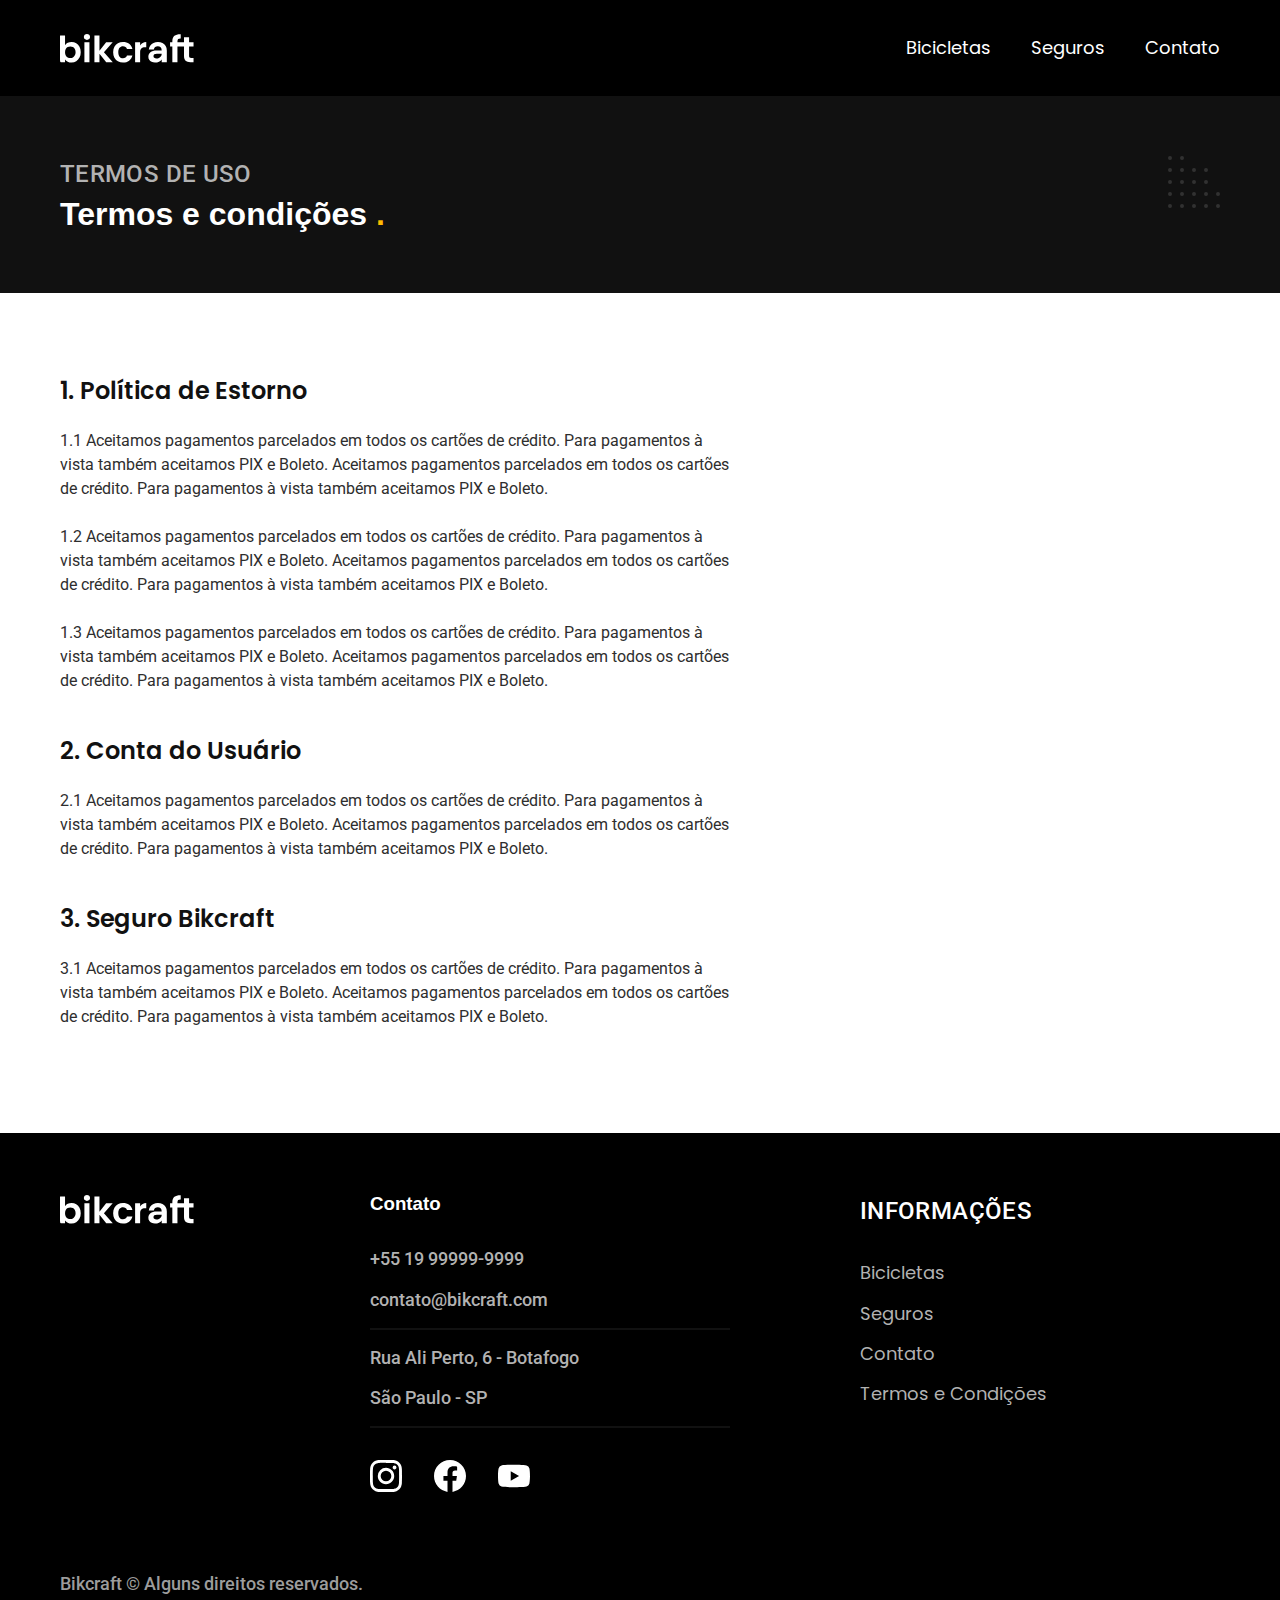
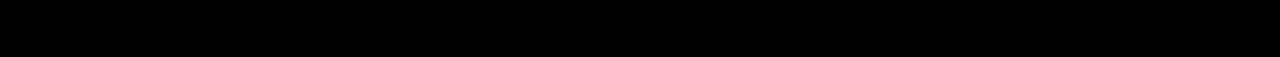
<file: termos.html>
<!DOCTYPE html>
<html lang="pt-br">

<head>
  <meta charset="UTF-8">
  <meta name="viewport" content="width=device-width, initial-scale=1.0">
  <title>Termos e Condições | Bikcraft</title>
  <meta name="description" content="Termos e condições">

  <link rel="icon" href="./favicon.svg" type="image/svg+xml">
  <link rel="stylesheet" href="./css/style.min.css">

  <link rel="preconnect" href="https://fonts.googleapis.com">
  <link rel="preconnect" href="https://fonts.gstatic.com" crossorigin>
  <link href="https://fonts.googleapis.com/css2?family=Fira+Sans:wght@400;700&family=Merriweather:ital,wght@1,900&family=Poppins:wght@400;600&family=Roboto:wght@400;500&display=swap" rel="stylesheet">
  <script>document.documentElement.classList.add('js')</script>
</head>

<body id="termos">
  <header class="header-bg">
    <div class="header container">
      <a href="./">
        <img src="./img/bikcraft.svg" alt="Bikcraft">
      </a>

      <nav aria-label="primaria">
        <ul class="header-menu font-1-m cor-0">
          <li><a href="./bicicletas.html">Bicicletas</a></li>
          <li><a href="./seguros.html">Seguros</a></li>
          <li><a href="./contato.html">Contato</a></li>
        </ul>
      </nav>
    </div>
  </header>

  <main>
    <div class="titulo-bg">
      <div class="titulo container">
        <p class="font-2-l-b cor-5">Termos de uso</p>
        <h1 class="font-1--xxl cor-0"> Termos e condições <span class="cor-p1">.</span></h1>
      </div>
    </div>

    <div class="termos font-2-s cor-10 container">
      <h2 class="font-1-l cor-11">1. Política de Estorno</h2>
      <p>
        1.1 Aceitamos pagamentos parcelados em todos os cartões de crédito. Para pagamentos à vista também aceitamos PIX e Boleto. Aceitamos pagamentos parcelados em todos os cartões de crédito. Para pagamentos à vista também aceitamos PIX e Boleto.
      </p>
      <p>
        1.2 Aceitamos pagamentos parcelados em todos os cartões de crédito. Para pagamentos à vista também aceitamos PIX e Boleto. Aceitamos pagamentos parcelados em todos os cartões de crédito. Para pagamentos à vista também aceitamos PIX e Boleto.
      </p>
      <p>
        1.3 Aceitamos pagamentos parcelados em todos os cartões de crédito. Para pagamentos à vista também aceitamos PIX e Boleto. Aceitamos pagamentos parcelados em todos os cartões de crédito. Para pagamentos à vista também aceitamos PIX e Boleto.
      </p>
      <h2 class="font-1-l cor-11">2. Conta do Usuário</h2>
      <p>
        2.1 Aceitamos pagamentos parcelados em todos os cartões de crédito. Para pagamentos à vista também aceitamos PIX e Boleto. Aceitamos pagamentos parcelados em todos os cartões de crédito. Para pagamentos à vista também aceitamos PIX e Boleto.
      </p>
      <h2 class="font-1-l cor-11">3. Seguro Bikcraft</h2>
      <p>
        3.1 Aceitamos pagamentos parcelados em todos os cartões de crédito. Para pagamentos à vista também aceitamos PIX e Boleto. Aceitamos pagamentos parcelados em todos os cartões de crédito. Para pagamentos à vista também aceitamos PIX e Boleto.
      </p>
    </div>
  </main>

  <footer class="footer-bg">
    <div class="footer container">
      <img src="./img/bikcraft.svg" alt="Bikcraft">
      <div class="footer-contato">
        <h3 class="font-2-l-n cor-0">Contato</h3>
        <ul class="font-2-m cor-5">
          <li> <a href="tel:+5519999999999">+55 19 99999-9999</a></li>
          <li> <a href="mailto:contato@bikcraft.com">contato@bikcraft.com</a></li>
          <li>Rua Ali Perto, 6 - Botafogo</li>
          <li>São Paulo - SP</li>
        </ul>
        <div class="footer-redes">
          <a href="./">
            <img src="./img/redes/instagram.svg" alt="Instagram">
            <a href="./">
              <img src="./img/redes/facebook.svg" alt="Facebook">
              <a href="./">
                <img src="./img/redes/youtube.svg" alt="Youtube ">
              </a>

        </div>
      </div>
      <div class="footer-informacoes">
        <h3 class="font-2-l-b cor-0">Informações</h3>
        <nav>
          <ul class="font-1-m cor-5">
            <li><a href="./bicicletas.html">Bicicletas</a></li>
            <li><a href="./seguros.html">Seguros</a></li>
            <li><a href="./contato.html">Contato</a></li>
            <li><a href="./termos.html">Termos e Condições</a></li>
          </ul>
        </nav>
      </div>
      <p class="footer-copy font-2-m cor-6">Bikcraft © Alguns direitos reservados.</p>
    </div>

  </footer>
  <script src="./js/script.js"></script>
</body>

</html>
</file>
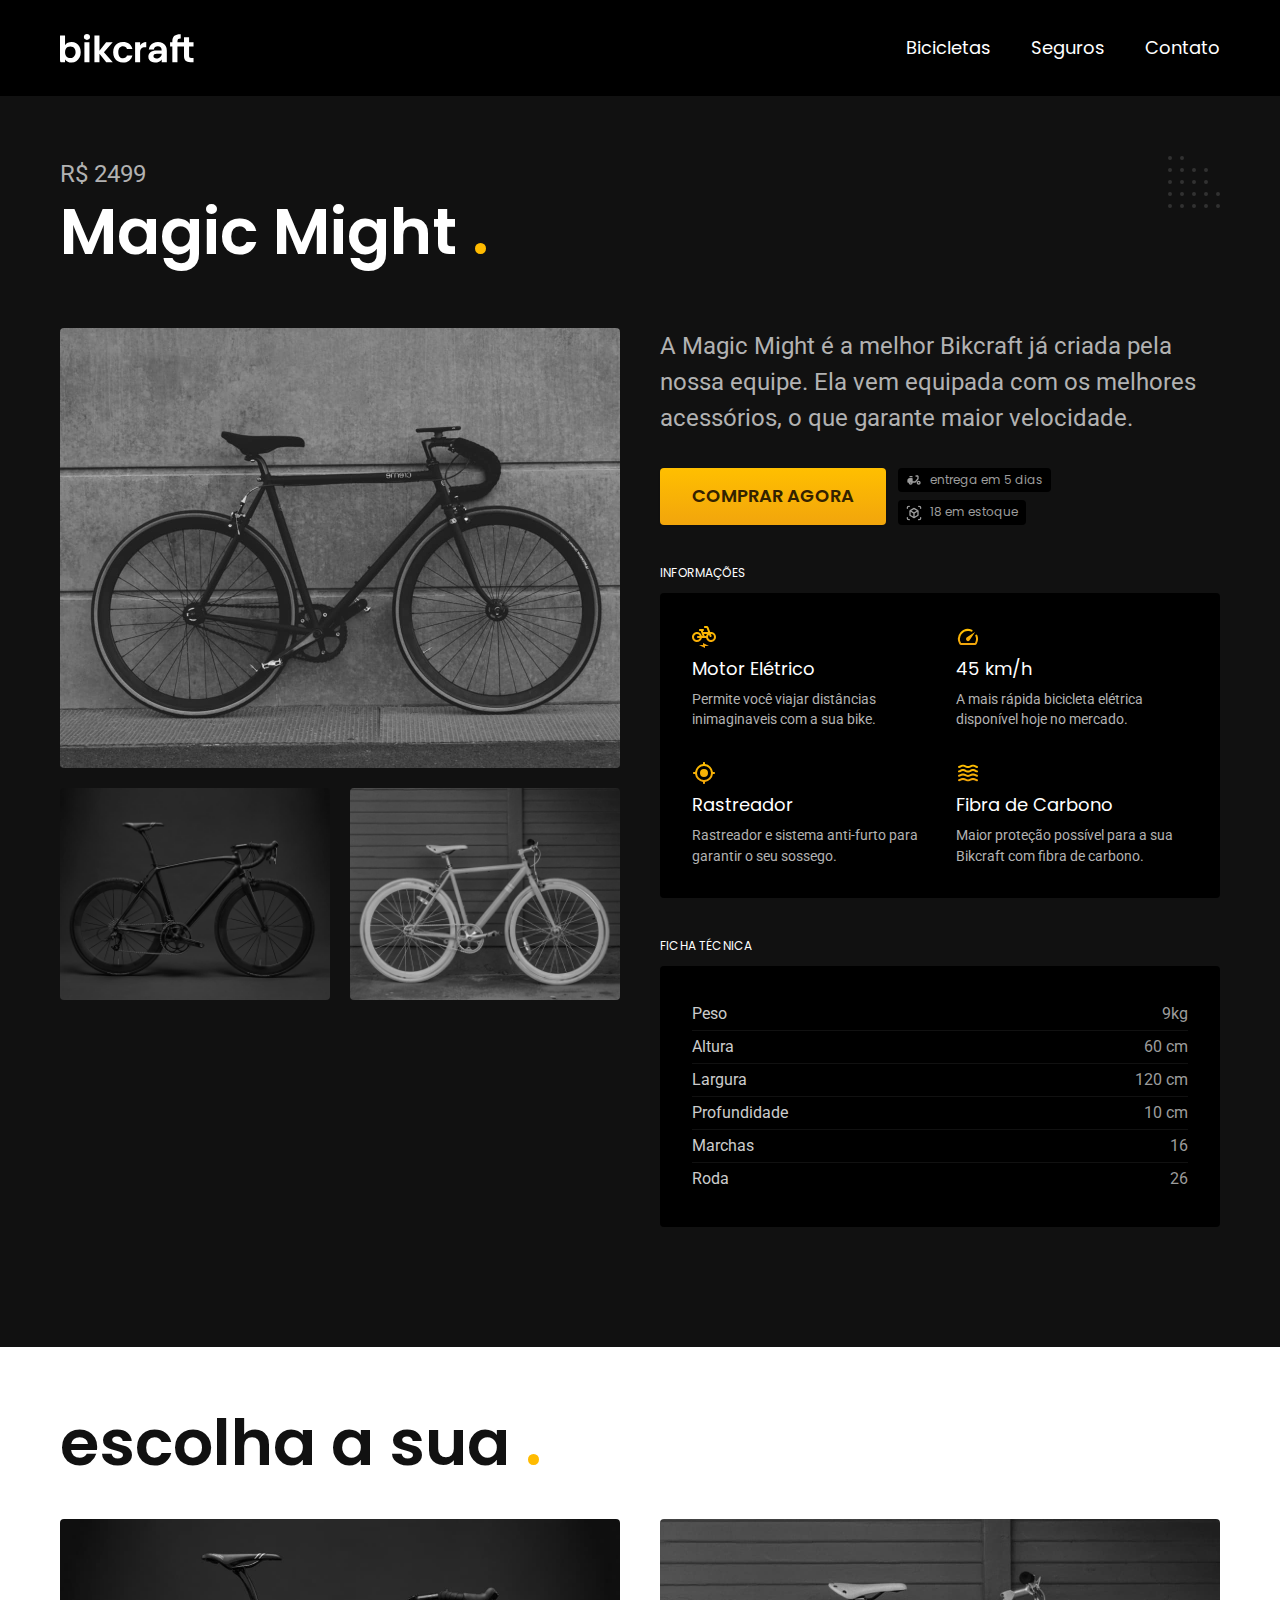
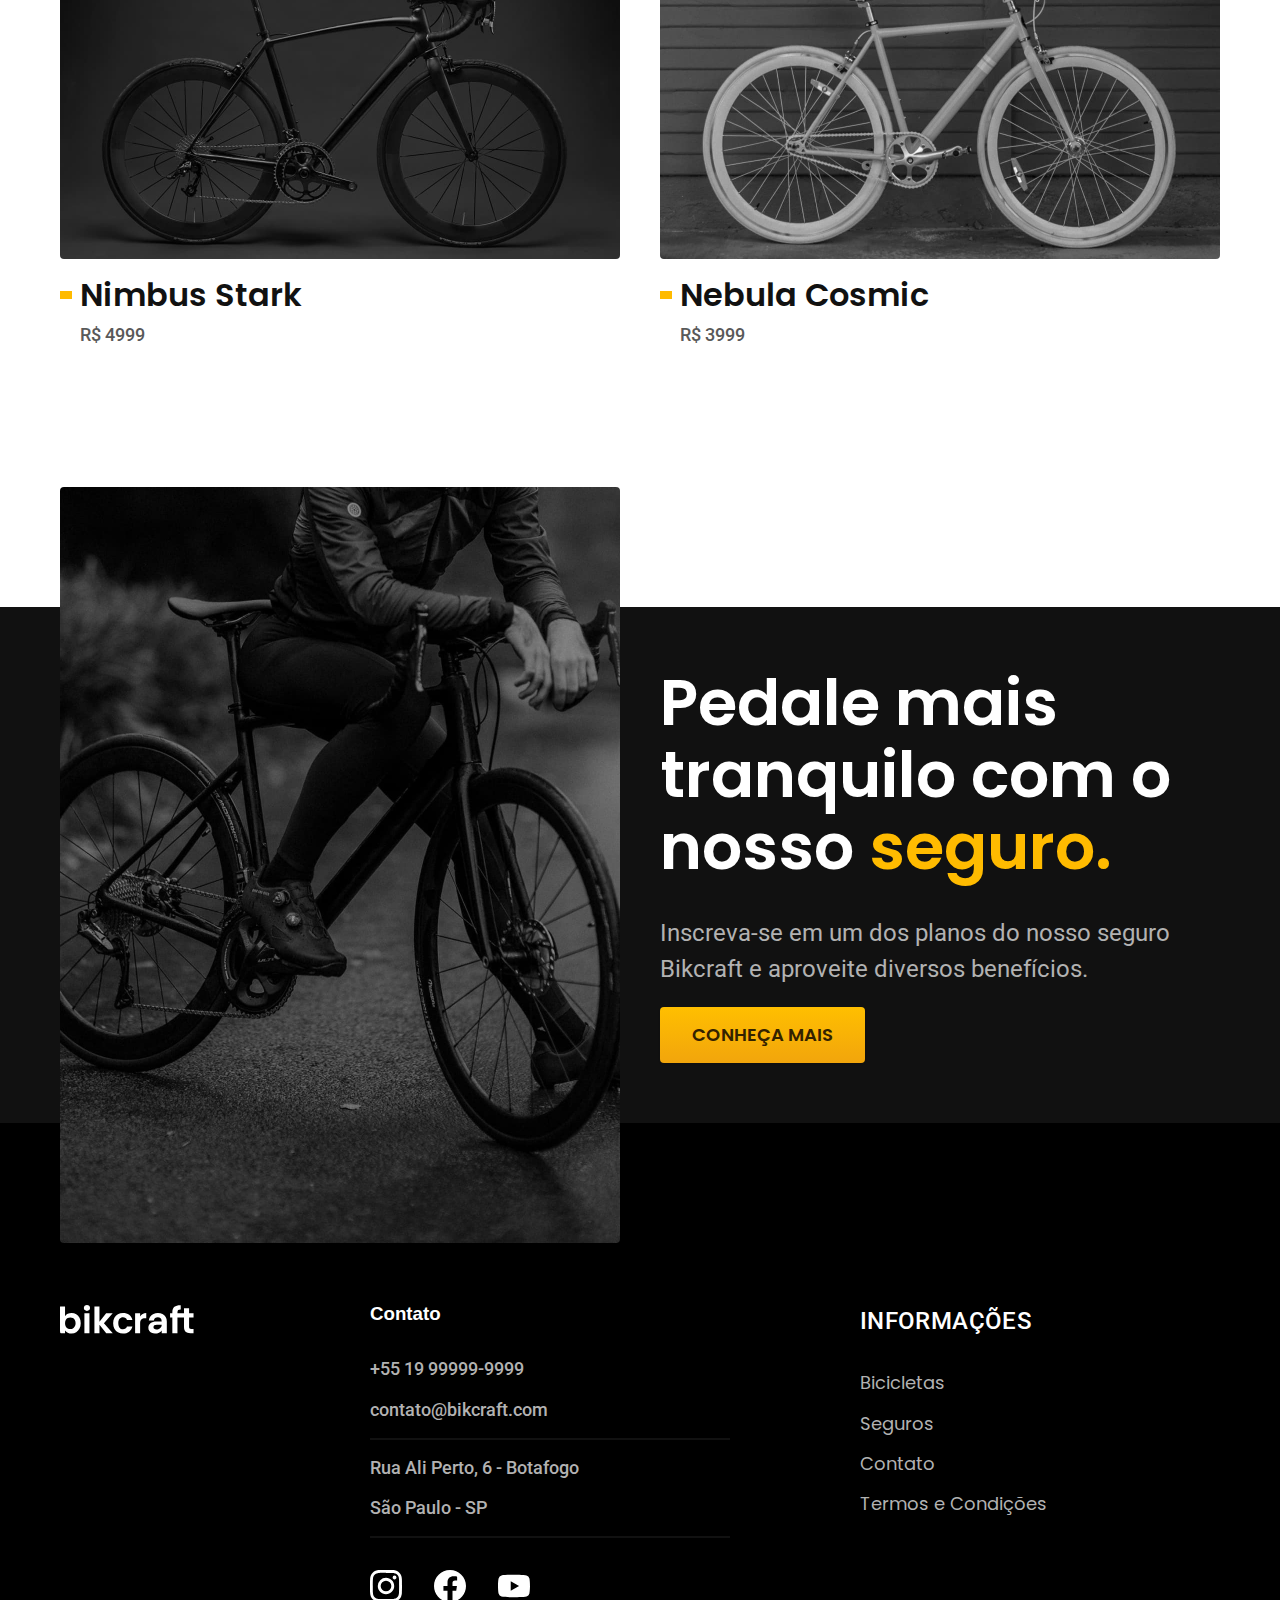
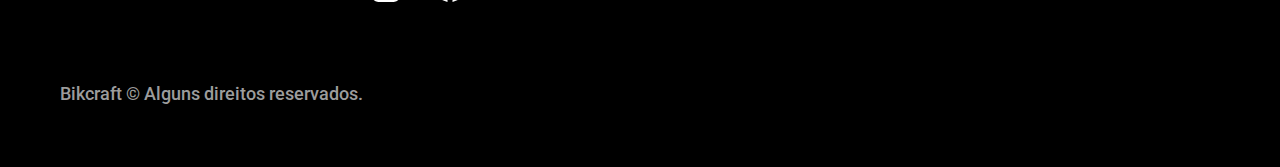
<file: bicicletas/magic.html>
<!DOCTYPE html>
<html lang="pt-br">

<head>
  <meta charset="UTF-8">
  <meta name="viewport" content="width=device-width, initial-scale=1.0">
  <title>Magic | Bikcraft</title>
  <meta name="description" content="Magic.">

  <link rel="icon" href="../favicon.svg" type="image/svg+xml">
  <link rel="stylesheet" href="../css/style.min.css">

  <link rel="preconnect" href="https://fonts.googleapis.com">
  <link rel="preconnect" href="https://fonts.gstatic.com" crossorigin>
  <link href="https://fonts.googleapis.com/css2?family=Fira+Sans:wght@400;700&family=Merriweather:ital,wght@1,900&family=Poppins:wght@400;600&family=Roboto:wght@400;500&display=swap" rel="stylesheet">
  <script>document.documentElement.classList.add('js')</script>
</head>

<body id="bicicleta">
  <header class="header-bg">
    <div class="header container">
      <a href="../">
        <img src="../img/bikcraft.svg" alt="Bikcraft">
      </a>

      <nav aria-label="primaria">
        <ul class="header-menu font-1-m cor-0">
          <li><a href="../bicicletas.html">Bicicletas</a></li>
          <li><a href="../seguros.html">Seguros</a></li>
          <li><a href="../contato.html">Contato</a></li>
        </ul>
      </nav>
    </div>
  </header>

  <main class="titulo-bg">
    <div>
      <div class="titulo container">
        <p class="font-2-l cor-5">R$ 2499</p>
        <h1 class="font-1-xxl cor-0"> Magic Might <span class="cor-p1">.</span></h1>
      </div>
    </div>
    <div class="bicicleta container">
      <div class="bicicleta-imagens">
        <img src="../img/bicicleta/nimbus2.jpg" alt="Bicicleta 1">
        <img src="../img/bicicleta/nimbus1.jpg" alt="Bicicleta 2">
        <img src="../img/bicicleta/nimbus3.jpg" alt="Bicicleta 3">
      </div>
      <div class="bicicleta-conteudo">
        <p class="font-2-l cor-5">A Magic Might é a melhor Bikcraft já criada pela nossa equipe. Ela vem equipada com os melhores acessórios, o que garante maior velocidade.</p>
        <div class="bicicleta-comprar">
          <a class="botao" href="../orcamento.html?tipo=bikcraft&produto=magic">Comprar Agora</a>
          <span class="font-1-xs cor-6"><img src="../img/icones/entrega.svg" alt=""> entrega em 5 dias</span>
          <span class="font-1-xs cor-6"><img src="../img/icones/estoque.svg" alt=""> 18 em estoque</span>
        </div>

        <h2 class="font-1-xs cor-0">Informações</h2>
        <ul class="bicicleta-informacoes">
          <li>
            <img src="../img/icones/eletrica.svg" alt="">
            <h3 class="font-1-m cor-0">Motor Elétrico</h3>
            <p class="font-2-xs cor-5">Permite você viajar distâncias inimaginaveis com a sua bike.</p>
          </li>
          <li>
            <img src="../img/icones/velocidade.svg" alt="">
            <h3 class="font-1-m cor-0">45 km/h</h3>
            <p class="font-2-xs cor-5">A mais rápida bicicleta elétrica disponível hoje no mercado.</p>
          </li>
          <li>
            <img src="../img/icones/rastreador.svg" alt="">
            <h3 class="font-1-m cor-0">Rastreador</h3>
            <p class="font-2-xs cor-5">Rastreador e sistema anti-furto para garantir o seu sossego.</p>
          </li>
          <li>
            <img src="../img/icones/carbono.svg" alt="">
            <h3 class="font-1-m cor-0">Fibra de Carbono</h3>
            <p class="font-2-xs cor-5">Maior proteção possível para a sua Bikcraft com fibra de carbono.</p>
          </li>
        </ul>
        <h2 class="font-1-xs cor-0">Ficha técnica</h2>
        <ul class="bicicleta-ficha font-2-s cor-4">
          <li>Peso <span>9kg</span></li>
          <li>Altura <span>60 cm</span></li>
          <li>Largura <span>120 cm</span></li>
          <li>Profundidade <span>10 cm</span></li>
          <li>Marchas <span>16</span></li>
          <li>Roda <span>26</span></li>
        </ul>
      </div>
    </div>
  </main>

  <article class="bicicletas-lista container">
    <h2 class="font-1-xxl">escolha a sua <span class="cor-p1">.</span></h2>

    <ul>
      <li>
        <a href="./nimbus.html">
          <img src="../img/bicicletas/nimbus.jpg" alt="Bicicleta preta">
          <h3 class="font-1-xl">Nimbus Stark</h3>
          <span class="font-2-m cor-8">R$ 4999</span>
        </a>
      </li>
      <li>
        <a href="./nebula.html">
          <img src="../img/bicicletas/nebula.jpg" alt="Bicicleta preta">
          <h3 class="font-1-xl">Nebula Cosmic</h3>
          <span class="font-2-m cor-8">R$ 3999</span>
        </a>
      </li>
    </ul>
  </article>

  <article class="seguro-bg">
    <div class="seguro container">
      <div class="seguro-imagem">
        <img src="../img/fotos/seguros.jpg" alt="Pessoa parada em cima de uma bicicleta.">
      </div>
      <div class="seguro-conteudo">
        <h2 class="font-1-xxl cor-0">Pedale mais tranquilo com o nosso <span class="cor-p1">seguro.</span></h2>
        <p class="font-2-l cor-5">Inscreva-se em um dos planos do nosso seguro Bikcraft e aproveite diversos benefícios.</p>
        <a class="botao" href="../seguros.html">CONHEÇA MAIS</a>
      </div>
    </div>
  </article>

  <footer class="footer-bg">
    <div class="footer container">
      <img src="../img/bikcraft.svg" alt="Bikcraft">
      <div class="footer-contato">
        <h3 class="font-2-l-n cor-0">Contato</h3>
        <ul class="font-2-m cor-5">
          <li> <a href="tel:+5519999999999">+55 19 99999-9999</a></li>
          <li> <a href="mailto:contato@bikcraft.com">contato@bikcraft.com</a></li>
          <li>Rua Ali Perto, 6 - Botafogo</li>
          <li>São Paulo - SP</li>
        </ul>
        <div class="footer-redes">
          <a href="../">
            <img src="../img/redes/instagram.svg" alt="Instagram">
            <a href="../">
              <img src="../img/redes/facebook.svg" alt="Facebook">
              <a href="../">
                <img src="../img/redes/youtube.svg" alt="Youtube ">
              </a>

        </div>
      </div>
      <div class="footer-informacoes">
        <h3 class="font-2-l-b cor-0">Informações</h3>
        <nav>
          <ul class="font-1-m cor-5">
            <li><a href="../bicicletas.html">Bicicletas</a></li>
            <li><a href="../seguros.html">Seguros</a></li>
            <li><a href="../contato.html">Contato</a></li>
            <li><a href="../termos.html">Termos e Condições</a></li>
          </ul>
        </nav>
      </div>
      <p class="footer-copy font-2-m cor-6">Bikcraft © Alguns direitos reservados.</p>
    </div>

  </footer>
  <script src="../js/script.js"></script>
</body>

</html>
</file>
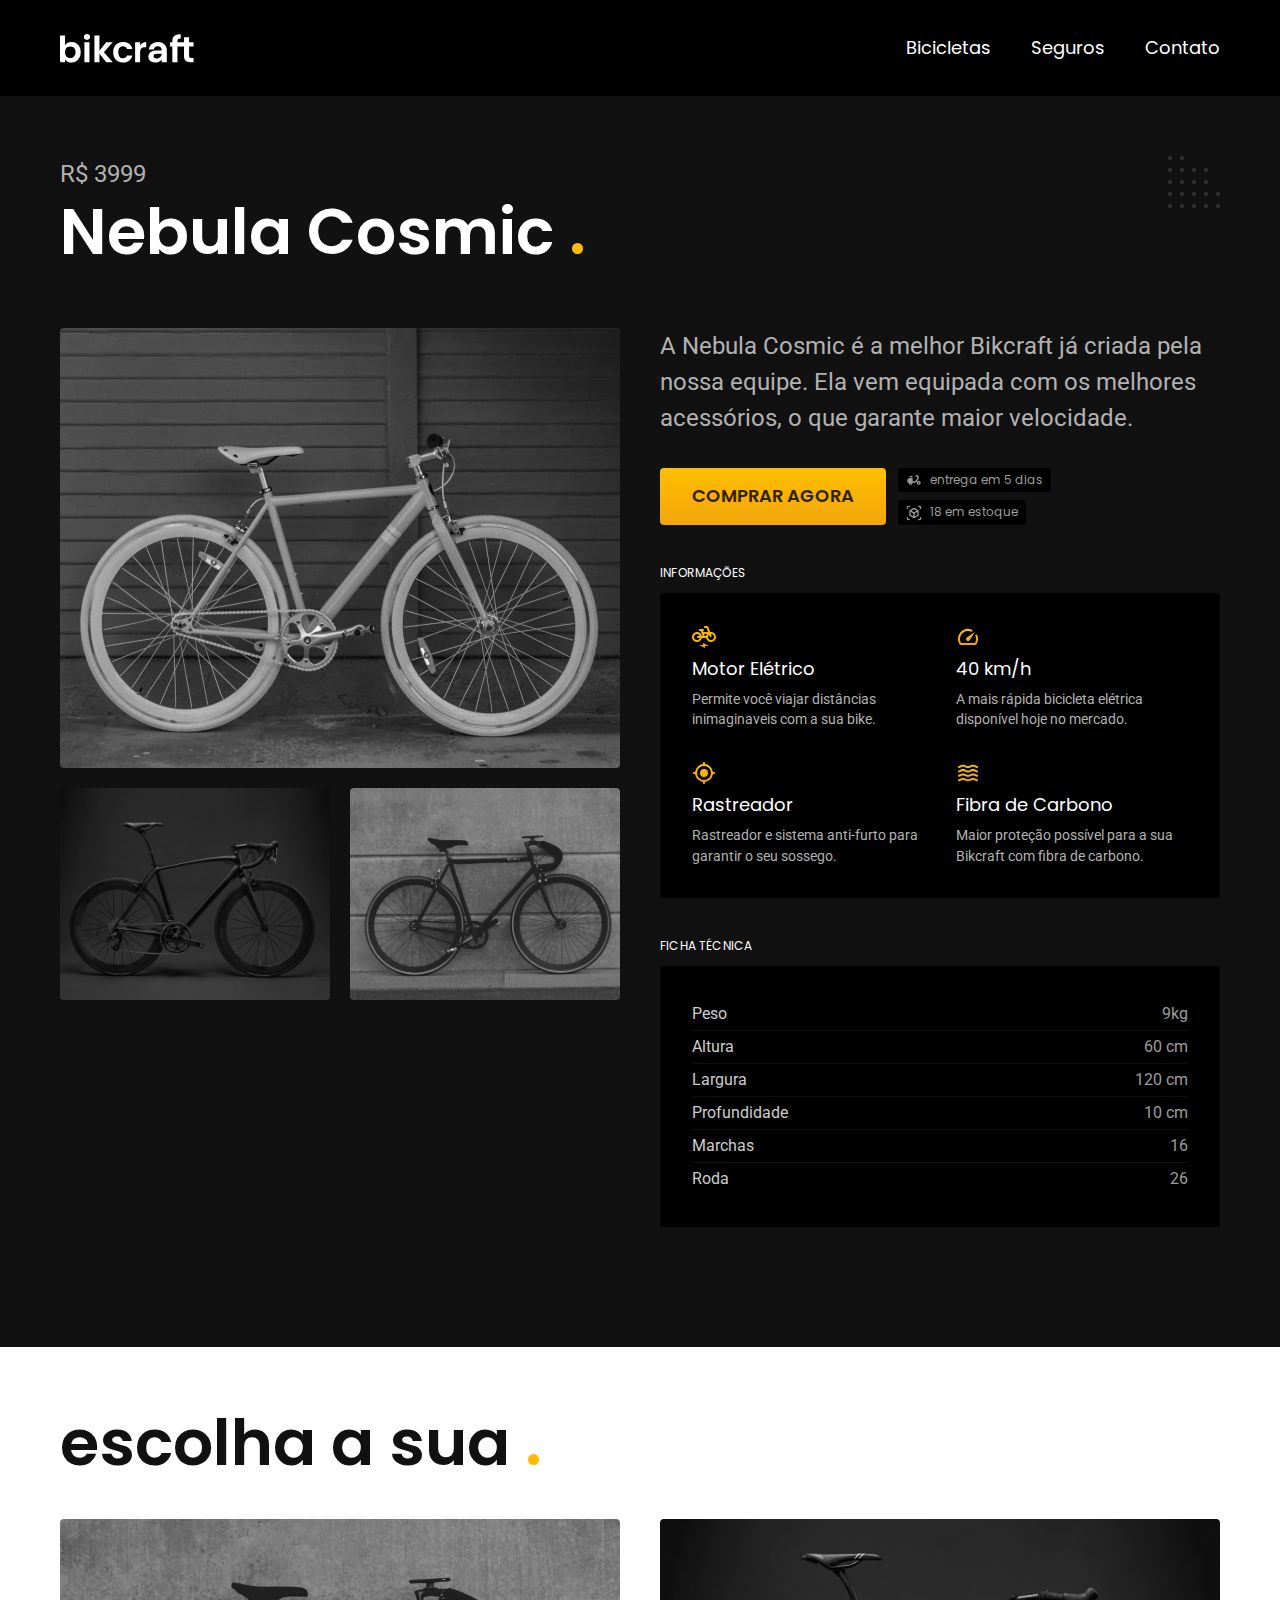
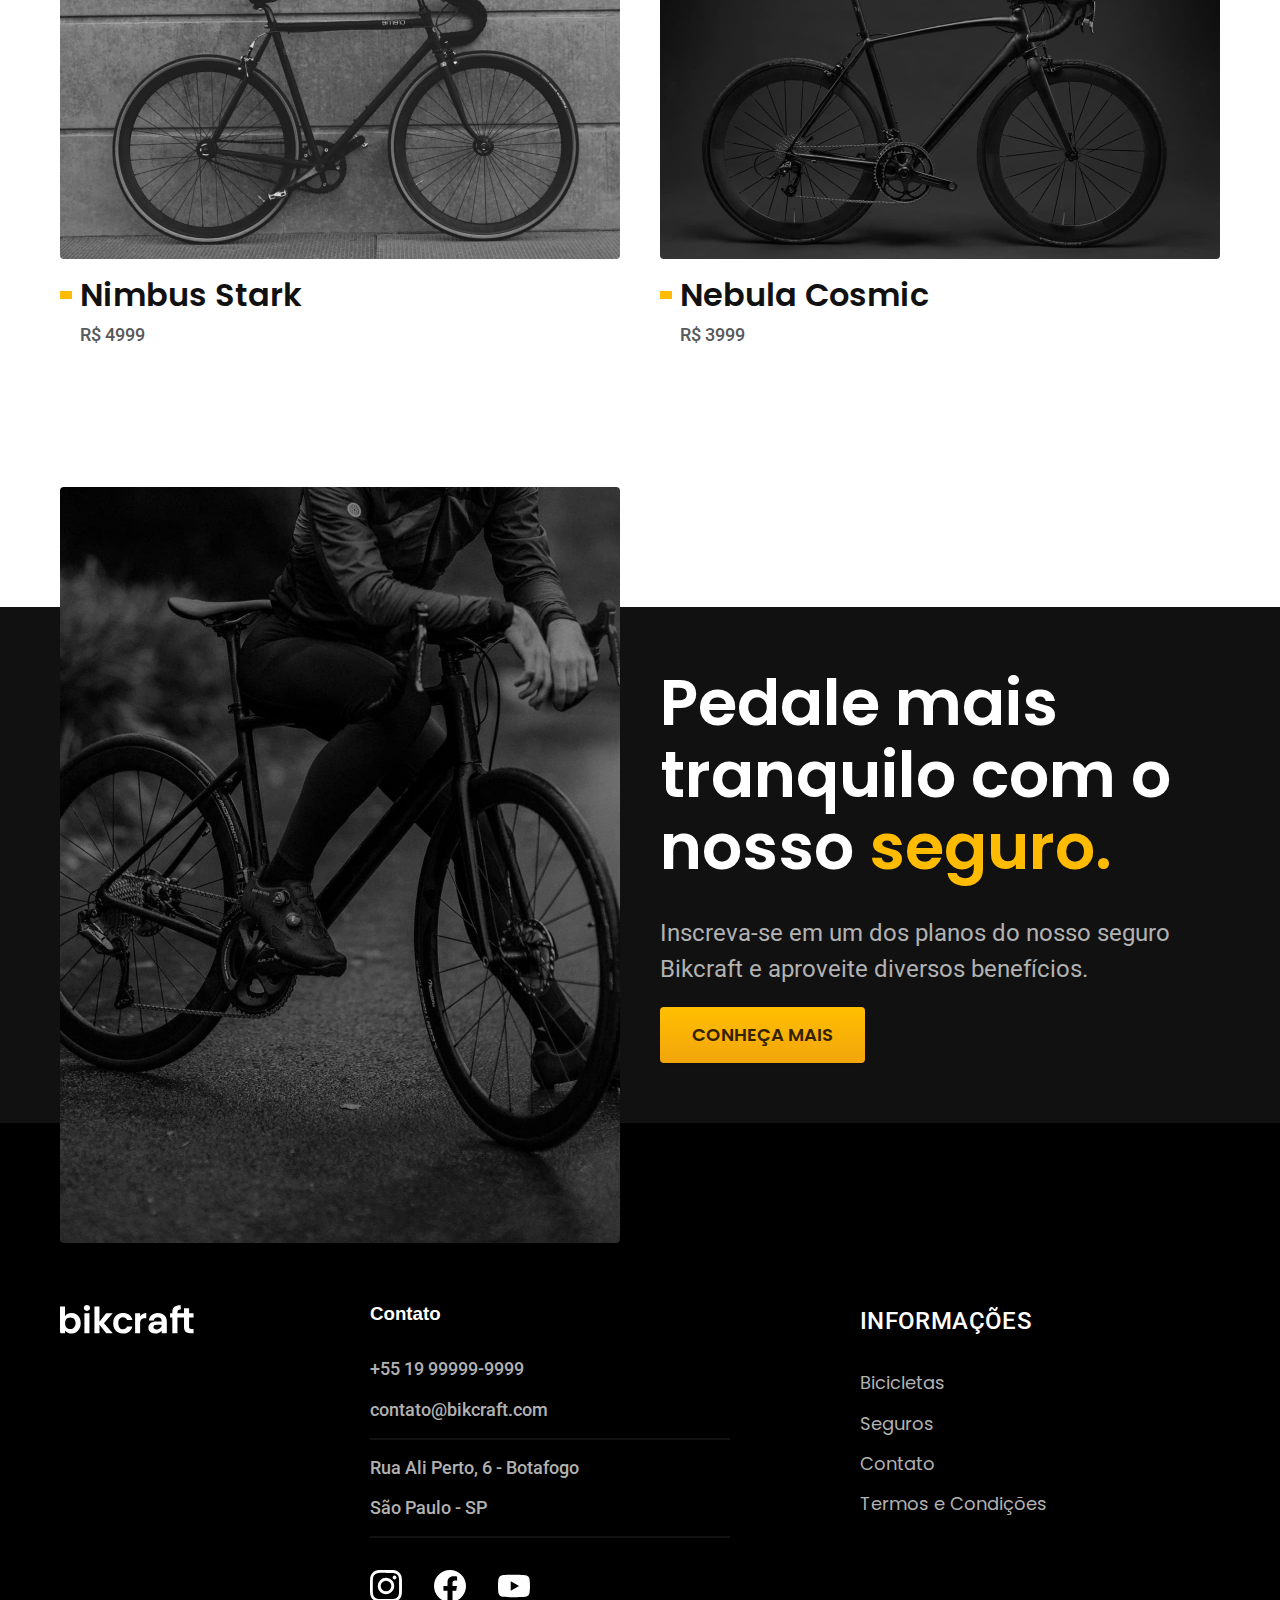
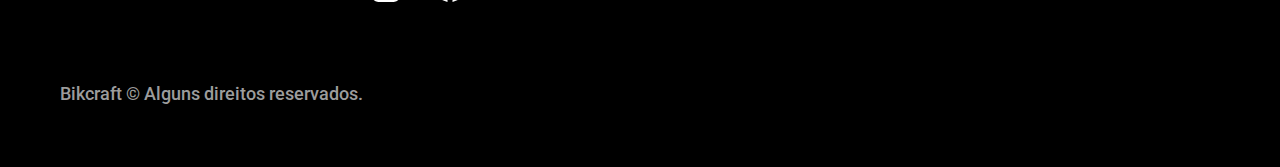
<file: bicicletas/nebula.html>
<!DOCTYPE html>
<html lang="pt-br">

<head>
  <meta charset="UTF-8">
  <meta name="viewport" content="width=device-width, initial-scale=1.0">
  <title>Nebula | Bikcraft</title>
  <meta name="description" content="Nebula">
  <link rel="icon" href="../favicon.svg" type="image/svg+xml">

  <link rel="stylesheet" href="../css/style.min.css">

  <link rel="preconnect" href="https://fonts.googleapis.com">
  <link rel="preconnect" href="https://fonts.gstatic.com" crossorigin>
  <link href="https://fonts.googleapis.com/css2?family=Fira+Sans:wght@400;700&family=Merriweather:ital,wght@1,900&family=Poppins:wght@400;600&family=Roboto:wght@400;500&display=swap" rel="stylesheet">
  <script>document.documentElement.classList.add('js')</script>
</head>

<body id="bicicleta">
  <header class="header-bg">
    <div class="header container">
      <a href="../">
        <img src="../img/bikcraft.svg" alt="Bikcraft">
      </a>

      <nav aria-label="primaria">
        <ul class="header-menu font-1-m cor-0">
          <li><a href="../bicicletas.html">Bicicletas</a></li>
          <li><a href="../seguros.html">Seguros</a></li>
          <li><a href="../contato.html">Contato</a></li>
        </ul>
      </nav>
    </div>
  </header>

  <main class="titulo-bg">
    <div>
      <div class="titulo container">
        <p class="font-2-l cor-5">R$ 3999</p>
        <h1 class="font-1-xxl cor-0"> Nebula Cosmic <span class="cor-p1">.</span></h1>
      </div>
    </div>
    <div class="bicicleta container">
      <div class="bicicleta-imagens">
        <img src="../img/bicicleta/nimbus3.jpg" alt="Bicicleta 1">
        <img src="../img/bicicleta/nimbus1.jpg" alt="Bicicleta 2">
        <img src="../img/bicicleta/nimbus2.jpg" alt="Bicicleta 3">
      </div>
      <div class="bicicleta-conteudo">
        <p class="font-2-l cor-5">A Nebula Cosmic é a melhor Bikcraft já criada pela nossa equipe. Ela vem equipada com os melhores acessórios, o que garante maior velocidade.</p>
        <div class="bicicleta-comprar">
          <a class="botao" href="../orcamento.html?tipo=bikcraft&produto=nebula">Comprar Agora</a>
          <span class="font-1-xs cor-6"><img src="../img/icones/entrega.svg" alt=""> entrega em 5 dias</span>
          <span class="font-1-xs cor-6"><img src="../img/icones/estoque.svg" alt=""> 18 em estoque</span>
        </div>

        <h2 class="font-1-xs cor-0">Informações</h2>
        <ul class="bicicleta-informacoes">
          <li>
            <img src="../img/icones/eletrica.svg" alt="">
            <h3 class="font-1-m cor-0">Motor Elétrico</h3>
            <p class="font-2-xs cor-5">Permite você viajar distâncias inimaginaveis com a sua bike.</p>
          </li>
          <li>
            <img src="../img/icones/velocidade.svg" alt="">
            <h3 class="font-1-m cor-0">40 km/h</h3>
            <p class="font-2-xs cor-5">A mais rápida bicicleta elétrica disponível hoje no mercado.</p>
          </li>
          <li>
            <img src="../img/icones/rastreador.svg" alt="">
            <h3 class="font-1-m cor-0">Rastreador</h3>
            <p class="font-2-xs cor-5">Rastreador e sistema anti-furto para garantir o seu sossego.</p>
          </li>
          <li>
            <img src="../img/icones/carbono.svg" alt="">
            <h3 class="font-1-m cor-0">Fibra de Carbono</h3>
            <p class="font-2-xs cor-5">Maior proteção possível para a sua Bikcraft com fibra de carbono.</p>
          </li>
        </ul>
        <h2 class="font-1-xs cor-0">Ficha técnica</h2>
        <ul class="bicicleta-ficha font-2-s cor-4">
          <li>Peso <span>9kg</span></li>
          <li>Altura <span>60 cm</span></li>
          <li>Largura <span>120 cm</span></li>
          <li>Profundidade <span>10 cm</span></li>
          <li>Marchas <span>16</span></li>
          <li>Roda <span>26</span></li>
        </ul>
      </div>
    </div>
  </main>

  <article class="bicicletas-lista container">
    <h2 class="font-1-xxl">escolha a sua <span class="cor-p1">.</span></h2>

    <ul>
      <li>
        <a href="./magic.html">
          <img src="../img/bicicletas/magic.jpg" alt="Bicicleta preta">
          <h3 class="font-1-xl">Nimbus Stark</h3>
          <span class="font-2-m cor-8">R$ 4999</span>
        </a>
      </li>
      <li>
        <a href="./nimbus.html">
          <img src="../img/bicicletas/nimbus.jpg" alt="Bicicleta preta">
          <h3 class="font-1-xl">Nebula Cosmic</h3>
          <span class="font-2-m cor-8">R$ 3999</span>
        </a>
      </li>
    </ul>
  </article>

  <article class="seguro-bg">
    <div class="seguro container">
      <div class="seguro-imagem">
        <img src="../img/fotos/seguros.jpg" alt="Pessoa parada em cima de uma bicicleta.">
      </div>
      <div class="seguro-conteudo">
        <h2 class="font-1-xxl cor-0">Pedale mais tranquilo com o nosso <span class="cor-p1">seguro.</span></h2>
        <p class="font-2-l cor-5">Inscreva-se em um dos planos do nosso seguro Bikcraft e aproveite diversos benefícios.</p>
        <a class="botao" href="../seguros.html">CONHEÇA MAIS</a>
      </div>
    </div>
  </article>

  <footer class="footer-bg">
    <div class="footer container">
      <img src="../img/bikcraft.svg" alt="Bikcraft">
      <div class="footer-contato">
        <h3 class="font-2-l-n cor-0">Contato</h3>
        <ul class="font-2-m cor-5">
          <li> <a href="tel:+5519999999999">+55 19 99999-9999</a></li>
          <li> <a href="mailto:contato@bikcraft.com">contato@bikcraft.com</a></li>
          <li>Rua Ali Perto, 6 - Botafogo</li>
          <li>São Paulo - SP</li>
        </ul>
        <div class="footer-redes">
          <a href="../">
            <img src="../img/redes/instagram.svg" alt="Instagram">
            <a href="../">
              <img src="../img/redes/facebook.svg" alt="Facebook">
              <a href="../">
                <img src="../img/redes/youtube.svg" alt="Youtube ">
              </a>

        </div>
      </div>
      <div class="footer-informacoes">
        <h3 class="font-2-l-b cor-0">Informações</h3>
        <nav>
          <ul class="font-1-m cor-5">
            <li><a href="../bicicletas.html">Bicicletas</a></li>
            <li><a href="../seguros.html">Seguros</a></li>
            <li><a href="../contato.html">Contato</a></li>
            <li><a href="../termos.html">Termos e Condições</a></li>
          </ul>
        </nav>
      </div>
      <p class="footer-copy font-2-m cor-6">Bikcraft © Alguns direitos reservados.</p>
    </div>

  </footer>
  <script src="../js/script.js"></script>
</body>

</html>
</file>
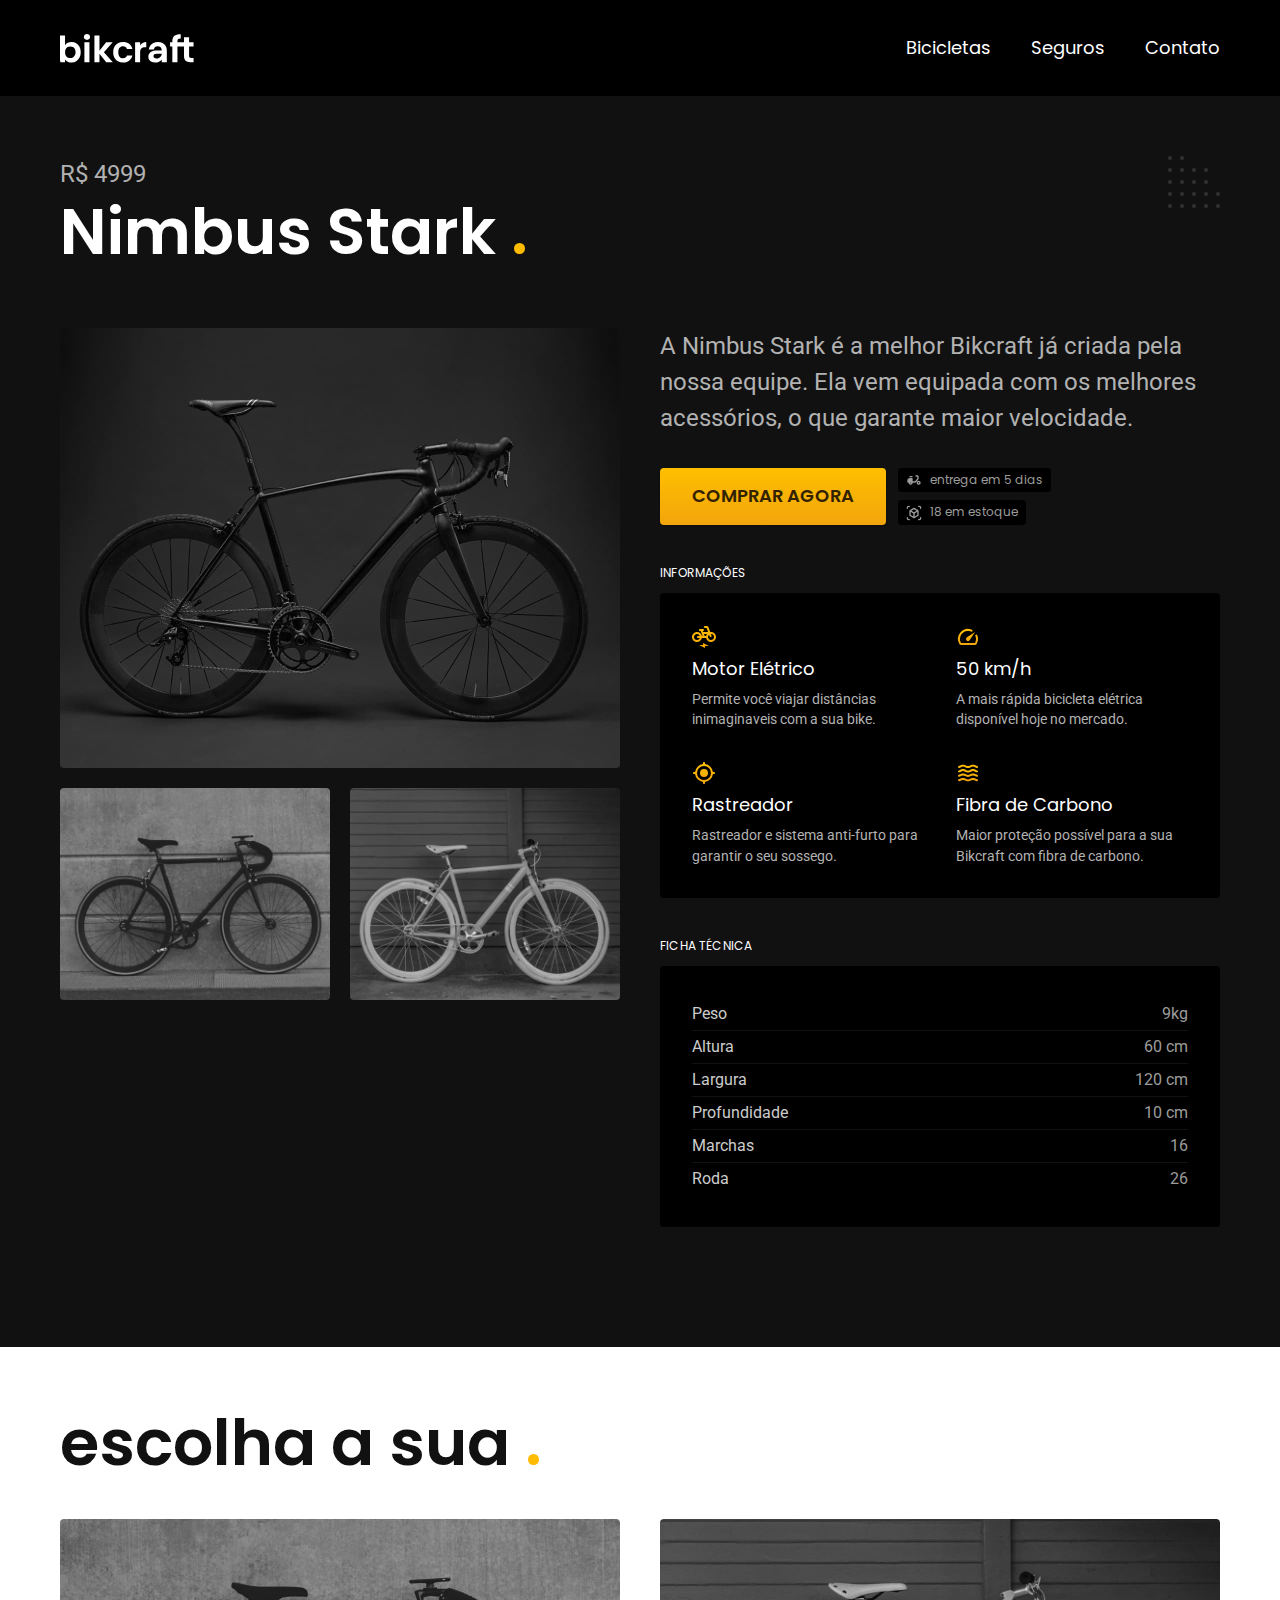
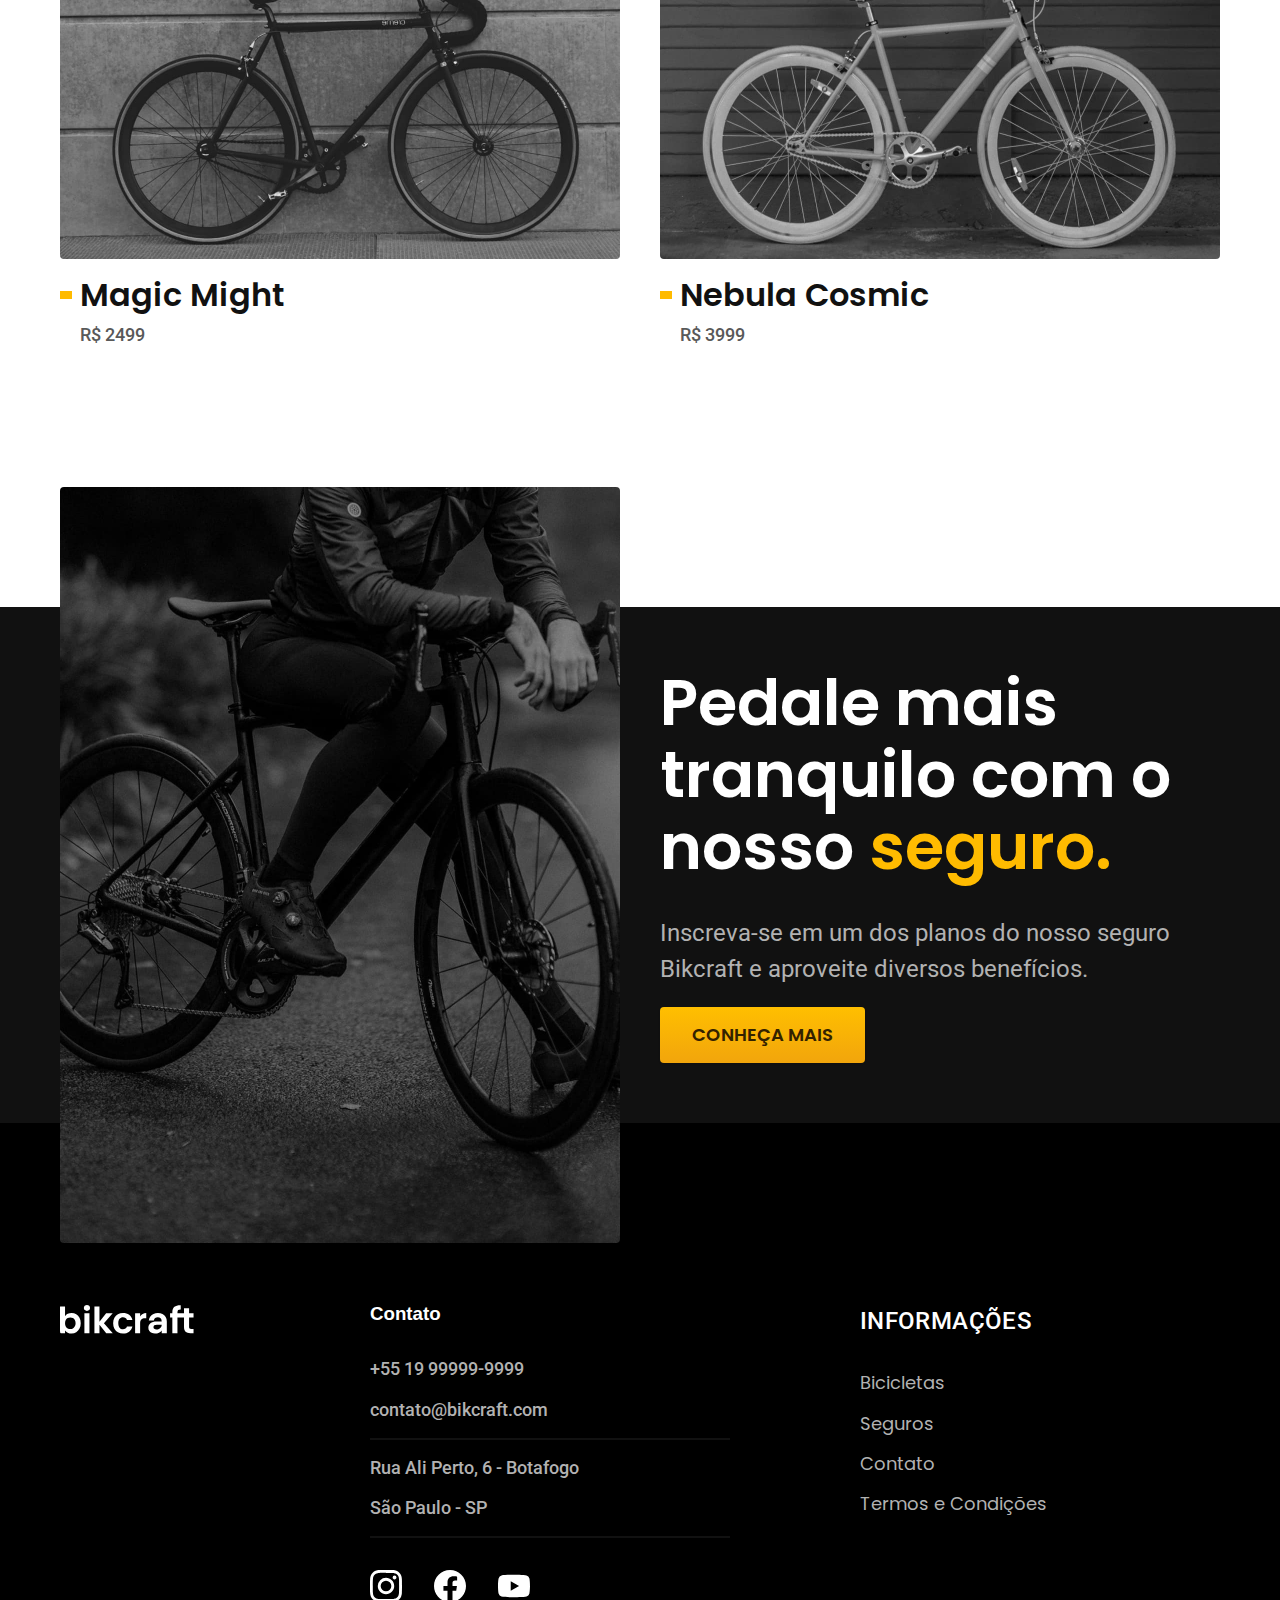
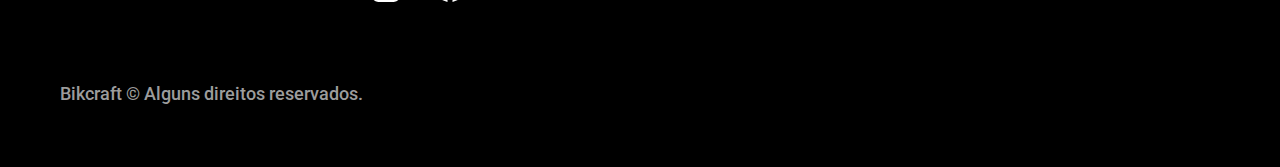
<file: bicicletas/nimbus.html>
<!DOCTYPE html>
<html lang="pt-br">

<head>
  <meta charset="UTF-8">
  <meta name="viewport" content="width=device-width, initial-scale=1.0">
  <title>Nimbus Stark. | Bikcraft</title>
  <meta name="description" content="Nimbus Stark.">
  <link rel="icon" href="../favicon.svg" type="image/svg+xml">

  <link rel="stylesheet" href="../css/style.min.css">

  <link rel="preconnect" href="https://fonts.googleapis.com">
  <link rel="preconnect" href="https://fonts.gstatic.com" crossorigin>
  <link href="https://fonts.googleapis.com/css2?family=Fira+Sans:wght@400;700&family=Merriweather:ital,wght@1,900&family=Poppins:wght@400;600&family=Roboto:wght@400;500&display=swap" rel="stylesheet">
  <script>document.documentElement.classList.add('js')</script>
</head>

<body id="bicicleta">
  <header class="header-bg">
    <div class="header container">
      <a href="../">
        <img src="../img/bikcraft.svg" alt="Bikcraft">
      </a>

      <nav aria-label="primaria">
        <ul class="header-menu font-1-m cor-0">
          <li><a href="../bicicletas.html">Bicicletas</a></li>
          <li><a href="../seguros.html">Seguros</a></li>
          <li><a href="../contato.html">Contato</a></li>
        </ul>
      </nav>
    </div>
  </header>

  <main class="titulo-bg">
    <div>
      <div class="titulo container">
        <p class="font-2-l cor-5">R$ 4999</p>
        <h1 class="font-1-xxl cor-0"> Nimbus Stark <span class="cor-p1">.</span></h1>
      </div>
    </div>
    <div class="bicicleta container">
      <div class="bicicleta-imagens">
        <img src="../img/bicicleta/nimbus1.jpg" alt="Bicicleta 1">
        <img src="../img/bicicleta/nimbus2.jpg" alt="Bicicleta 2">
        <img src="../img/bicicleta/nimbus3.jpg" alt="Bicicleta 3">
      </div>
      <div class="bicicleta-conteudo">
        <p class="font-2-l cor-5">A Nimbus Stark é a melhor Bikcraft já criada pela nossa equipe. Ela vem equipada com os melhores acessórios, o que garante maior velocidade.</p>
        <div class="bicicleta-comprar">
          <a class="botao" href="../orcamento.html?tipo=bikcraft&produto=nimbus">Comprar Agora</a>
          <span class="font-1-xs cor-6"><img src="../img/icones/entrega.svg" alt=""> entrega em 5 dias</span>
          <span class="font-1-xs cor-6"><img src="../img/icones/estoque.svg" alt=""> 18 em estoque</span>
        </div>

        <h2 class="font-1-xs cor-0">Informações</h2>
        <ul class="bicicleta-informacoes">
          <li>
            <img src="../img/icones/eletrica.svg" alt="">
            <h3 class="font-1-m cor-0">Motor Elétrico</h3>
            <p class="font-2-xs cor-5">Permite você viajar distâncias inimaginaveis com a sua bike.</p>
          </li>
          <li>
            <img src="../img/icones/velocidade.svg" alt="">
            <h3 class="font-1-m cor-0">50 km/h</h3>
            <p class="font-2-xs cor-5">A mais rápida bicicleta elétrica disponível hoje no mercado.</p>
          </li>
          <li>
            <img src="../img/icones/rastreador.svg" alt="">
            <h3 class="font-1-m cor-0">Rastreador</h3>
            <p class="font-2-xs cor-5">Rastreador e sistema anti-furto para garantir o seu sossego.</p>
          </li>
          <li>
            <img src="../img/icones/carbono.svg" alt="">
            <h3 class="font-1-m cor-0">Fibra de Carbono</h3>
            <p class="font-2-xs cor-5">Maior proteção possível para a sua Bikcraft com fibra de carbono.</p>
          </li>
        </ul>
        <h2 class="font-1-xs cor-0">Ficha técnica</h2>
        <ul class="bicicleta-ficha font-2-s cor-4">
          <li>Peso <span>9kg</span></li>
          <li>Altura <span>60 cm</span></li>
          <li>Largura <span>120 cm</span></li>
          <li>Profundidade <span>10 cm</span></li>
          <li>Marchas <span>16</span></li>
          <li>Roda <span>26</span></li>
        </ul>
      </div>
    </div>
  </main>

  <article class="bicicletas-lista container">
    <h2 class="font-1-xxl">escolha a sua <span class="cor-p1">.</span></h2>

    <ul>
      <li>
        <a href="./magic.html">
          <img src="../img/bicicletas/magic.jpg" alt="Bicicleta preta">
          <h3 class="font-1-xl">Magic Might</h3>
          <span class="font-2-m cor-8">R$ 2499</span>
        </a>
      </li>
      <li>
        <a href="./nebula.html">
          <img src="../img/bicicletas/nebula.jpg" alt="Bicicleta preta">
          <h3 class="font-1-xl">Nebula Cosmic</h3>
          <span class="font-2-m cor-8">R$ 3999</span>
        </a>
      </li>
    </ul>
  </article>

  <article class="seguro-bg">
    <div class="seguro container">
      <div class="seguro-imagem">
        <img src="../img/fotos/seguros.jpg" alt="Pessoa parada em cima de uma bicicleta.">
      </div>
      <div class="seguro-conteudo">
        <h2 class="font-1-xxl cor-0">Pedale mais tranquilo com o nosso <span class="cor-p1">seguro.</span></h2>
        <p class="font-2-l cor-5">Inscreva-se em um dos planos do nosso seguro Bikcraft e aproveite diversos benefícios.</p>
        <a class="botao" href="../seguros.html">CONHEÇA MAIS</a>
      </div>
    </div>
  </article>

  <footer class="footer-bg">
    <div class="footer container">
      <img src="../img/bikcraft.svg" alt="Bikcraft">
      <div class="footer-contato">
        <h3 class="font-2-l-n cor-0">Contato</h3>
        <ul class="font-2-m cor-5">
          <li> <a href="tel:+5519999999999">+55 19 99999-9999</a></li>
          <li> <a href="mailto:contato@bikcraft.com">contato@bikcraft.com</a></li>
          <li>Rua Ali Perto, 6 - Botafogo</li>
          <li>São Paulo - SP</li>
        </ul>
        <div class="footer-redes">
          <a href="../">
            <img src="../img/redes/instagram.svg" alt="Instagram">
            <a href="../">
              <img src="../img/redes/facebook.svg" alt="Facebook">
              <a href="../">
                <img src="../img/redes/youtube.svg" alt="Youtube ">
              </a>

        </div>
      </div>
      <div class="footer-informacoes">
        <h3 class="font-2-l-b cor-0">Informações</h3>
        <nav>
          <ul class="font-1-m cor-5">
            <li><a href="../bicicletas.html">Bicicletas</a></li>
            <li><a href="../seguros.html">Seguros</a></li>
            <li><a href="../contato.html">Contato</a></li>
            <li><a href="../termos.html">Termos e Condições</a></li>
          </ul>
        </nav>
      </div>
      <p class="footer-copy font-2-m cor-6">Bikcraft © Alguns direitos reservados.</p>
    </div>

  </footer>
  <script src="../js/script.js"></script>
</body>

</html>
</file>
<file: css/style.min.css>
body{margin:0;font-family:Arial,Helvetica,sans-serif;color:#111}blockquote,dd,h1,h2,h3,h4,p,ul{margin:0}ul{padding:0;list-style:none}a{text-decoration:none;color:inherit}img{max-width:100%;display:block;border-radius:4px}img[src$=".jpg"]{border-radius:4px}.font-1-xs{font:400 0.75rem/1.35 Poppins,sans-serif}.font-2-xs{font:400 0.875rem/1.43 Roboto,sans-serif}.font-1-s{font:400 1rem/1.5 Poppins,sans-serif}.font-2-s{font:400 1rem/1.5 Roboto,sans-serif}.font-1-m,.font-1-m-b{font:400 1.125rem/1.35 Poppins,sans-serif}.font-1-m-b{font-weight:600}.font-2-m{font:500 1.125rem/1.35 Roboto,sans-serif}.font-1-l{font:400 1.5rem/1.5 Poppins,sans-serif}.font-2-l,.font-2-l-b{font:400 1.5rem/1.5 Roboto,sans-serif}.font-2-l-b{font-weight:500;letter-spacing:.015em;text-transform:uppercase}.font-1-xl{font:600 2rem/1.25 Poppins,sans-serif}.font-2-xl{font:500 2rem/1.25 Roboto,sans-serif}.font-1-xxl{font:600 4rem/1.125 Poppins,sans-serif}@media (max-width:1200px){.font-1-xxl{font-size:3rem}.font-2-l,.font-2-l-b{font-size:1.125rem}}@media (max-width:800px){.font-1-xxl{font-size:2rem}.font-1-xl,.font-2-xl{font-size:1.5rem}}:root{--cor-0:#ffffff;--cor-1:#f7f7f7;--cor-2:#ededed;--cor-3:#dedede;--cor-4:#cccccc;--cor-5:#b2b2b2;--cor-6:#9c9c9c;--cor-7:#717171;--cor-8:#595959;--cor-9:#404040;--cor-10:#2e2e2e;--cor-11:#111111;--cor-12:#000000;--cor-p1:#ffbb00;--cor-p2:#e4a30b;--cor-p3:#a66f00;--cor-p4:#664400;--cor-p5:#332200}.cor-0{color:var(--cor-0)}.cor-1{color:var(--cor-1)}.cor-2{color:var(--cor-2)}.cor-3{color:var(--cor-3)}.cor-4{color:var(--cor-4)}.cor-5{color:var(--cor-5)}.cor-6{color:var(--cor-6)}.cor-7{color:var(--cor-7)}.cor-8{color:var(--cor-8)}.cor-9{color:var(--cor-9)}.cor-10{color:var(--cor-10)}.cor-11{color:var(--cor-11)}.cor-12{color:var(--cor-12)}.cor-p1{color:var(--cor-p1)}.cor-p2{color:var(--cor-p2)}.cor-p3{color:var(--cor-p3)}.cor-p4{color:var(--cor-p4)}.cor-p5{color:var(--cor-p5)}.header-bg{background-color:var(--cor-12)}.header{display:flex;flex-wrap:wrap;gap:20px;justify-content:space-between;align-items:center;padding-top:20px;padding-bottom:20px}.header-menu{display:flex;flex-wrap:wrap;gap:40px}.header-menu a{display:inline-block;padding:16px 0;position:relative}.header-menu a:after{content:"";display:block;height:2px;width:0;background:var(--cor-0);margin-top:4px;transition:.3s;position:absolute}.header-menu a.ativo::after,.header-menu a:hover::after{width:100%}@media (max-width:800px){.header-menu{gap:20px}.header-menu a{background:var(--cor-12);padding:12px 16px;border-radius:4px}.header-menu a:hover{background-color:var(--cor-10)}.header a:after{display:none}}@media (max-width:600px){.header-menu{gap:12px}.header-menu a{padding:8px 12px;font-size:14px}}.footer-bg{background-color:var(--cor-12)}.footer{display:grid;grid-template-columns:3fr 5fr 4fr;gap:40px;padding-top:60px;padding-bottom:60px}.footer h3{margin-bottom:32px}.footer-contato ul{margin-bottom:32px}.footer-contato li:nth-child(2n):after{content:"";display:block;max-width:360px;height:2px;background-color:var(--cor-11);margin-top:16px}.footer li{margin-bottom:16px}.footer-redes{display:flex;gap:32px}.footer a:hover{color:var(--cor-0)}.footer-copy{grid-column:1/-1;margin-top:40px}@media (max-width:800px){.footer>img{display:none}.footer{grid-template-columns:1fr 1fr}}@media (max-width:600px){.footer{grid-template-columns:1fr;gap:60px}.footer-copy{margin-top:0}}.introducao-bg{background:var(--cor-12) url(../img/dec/bottom-left.svg) no-repeat bottom 160px left 20px;box-shadow:inset 0 -120px var(--cor-0)}.introducao{display:grid;grid-template-columns:1fr 1fr;gap:0 40px}.introducao-conteudo{align-self:end;padding-bottom:200px}.introducao img{width:100%;height:100%;object-fit:cover;border-radius:4px}.introducao h1{margin-bottom:32px}.introducao p{margin-bottom:20px}@media (max-width:800px){.introducao-bg{background:var(--cor-11);padding-top:40px;box-shadow:inset 0 -60px #fff}.introducao{grid-template-columns:1fr;gap:32px}.introducao-conteudo{padding-bottom:0}.introducao h1{margin-bottom:16px}.introducao img{height:300px;width:100%}}.tecnologia-bg{background-color:var(--cor-11);box-shadow:inset 0 80px var(--cor-0),inset 0 80px var(--cor-0)}.tecnologia{display:grid;grid-template-columns:1fr 1fr;gap:40px}.tecnologia-imagem img{width:100%;height:100%;object-fit:cover;object-position:left}.tecnologia-conteudo{padding-top:160px;padding-bottom:160px}.tecnologia-conteudo>span{display:block;margin-bottom:20px}.tecnologia-conteudo h2{display:block;margin-bottom:32px}.tecnologia-conteudo>p{margin-bottom:20px}.tecnologia a{margin-bottom:80px}.tecnologia-vantagens{display:flex;gap:40px}.tecnologia-vantagens h3{margin-bottom:8px;width:max-content}.tecnologia-vantagens img{width:24px;margin-bottom:8px}@media (max-width:800px){.tecnologia-bg{box-shadow:initial}.tecnologia{grid-template-columns:1fr}.tecnologia-conteudo{padding-top:60px;padding-bottom:60px}.tecnologia-imagem{display:none}.tecnologia a{margin-bottom:60px}}@media (max-width:600px){.tecnologia-vantagens{flex-direction:column}}.parceiros{padding-top:60px;padding-bottom:120px}.parceiros h2{margin-bottom:60px}.parceiros ul{padding:0 20px;max-width:1400px;display:grid;grid-template-columns:repeat(4,1fr);margin:0 auto}.parceiros li{display:flex;padding:32px;border-left:2px solid var(--cor-2)}.parceiros img{margin:auto}.parceiros li:first-child,.parceiros li:nth-child(5){border-left:none}.parceiros li:nth-child(n+5){border-top:2px solid var(--cor-2)}@media (max-width:800px){.parceiros{padding-bottom:60px}.parceiros li{padding:20px}.parceiros h2{margin-bottom:20px}.parceiros ul{grid-template-columns:repeat(2,1fr)}.parceiros li:nth-child(n+3){border-top:2px solid var(--cor-2)}.parceiros li:nth-child(odd){border-left:none}}.depoimento{display:grid;grid-template-columns:1fr 1fr;background-color:var(--cor-p1);overflow:hidden}.depoimento img{border-radius:0;width:100%;height:100%;object-fit:cover}.depoimento-conteudo{padding:40px 40px 80px 80px;align-self:end;background:url('../img/dec/bottom-right-p.svg') no-repeat bottom 40px right 40px}.depoimento-conteudo p{max-width:32ch;font-family:marriweather,serif;font-style:italic;font-weight:900;margin-bottom:32px;position:relative}.depoimento p::after,.depoimento p::before{font-size:5rem;color:var(--cor-p2);position:absolute}.depoimento p::before{content:"“";left:-50px;top:-20px}.depoimento p::after{content:"”"}@media (min-width:1200px){.depoimento img{max-height:520px}}@media (max-width:800px){.depoimento{grid-template-columns:1fr;text-align:center}.depoimento img{max-height:200px}.depoimento-conteudo{padding:40px 20px;justify-self:center}}.container{box-sizing:border-box;max-width:1200px;padding-left:20px;padding-right:20px;margin-left:auto;margin-right:auto}.botao{display:inline-block;padding:16px 32px;background:linear-gradient(#ffbf00,#f2a50c);border-radius:4px;box-shadow:0 1px 2px rgba(0,0,0,.1);text-transform:uppercase;color:var(--cor-p5);font:600 1.125rem/1.35 Poppins,sans-serif;max-width:max-content;border:none;cursor:pointer}.botao:hover{background:linear-gradient(#ffb60d,#e59317)}.botao.secundario{background:var(--cor-10);color:var(--cor-2)}.botao.secundario:hover{background:var(--cor-9)}.botao.seta{display:flex;align-items:center}.botao.seta::after{content:"";display:inline-block;width:18px;height:10px;margin-left:12px;background:url(../img/icones/seta.svg);transition:transfrom .2s}.botao.seta:hover::after{transform:translateX(4px)}@media (max-width:600px){.botao{padding:12px 16px;font-size:1rem}}.link{display:inline-block;color:var(--cor-p1);font:500 1.5rem/1.5 Poppins,sans-serif;text-transform:uppercase}.link:after{content:"";display:block;width:100%;height:4px;background-color:currentColor}.link:hover{color:var(--cor-0)}.titulo-bg{padding-top:60px;padding-bottom:60px;background-color:var(--cor-11)}.titulo{background:url('../img/dec/top-right.svg') no-repeat top right 20px}.titulo p{margin-bottom:4px}@media (max-width:800px){.titulo-bg{padding-top:40px;padding-bottom:40px}.titulo p{font-size:1rem;text-transform:lowercase;font-weight:400}}.form{display:grid;grid-template-columns:1fr 1fr;gap:20px}.form label{display:block;font:400 1rem/1.5 Poppins,sans-serif;margin-bottom:4px}.form .col-2{grid-column:span 2}.form input[type=email],.form input[type=text],.form textarea{font:400 1rem/1.5 Roboto,Sans-serif;background:var(--cor-1);border:1px solid var(--cor-2);padding:12px;border-radius:4px;width:100%;box-sizing:border-box}.form input[type=email]:focus,.form input[type=text]:focus,.form textarea:focus{outline:0;border-color:var(--cor-p1);background:var(--cor0);box-shadow:0 0 0 2px #fea}@media (max-width:600px){.form{grid-template-columns:1fr}.form .col-2{grid-column:1}}.js .fadeInDown{transform:translate3d(0,-20px,0)}.js .fadeInUp{transform:translate3d(0,20px,0)}.js .fadeInRight{transform:translate3d(20px,0,0)}.js .fadeInLeft{transform:translate3d(-20px,0,0)}.js [data-anime]{opacity:0}.js .anime{opacity:1;transform:none;transition:transform .8s,opacity .8s}.bicicletas-lista{padding-top:60px;padding-bottom:120px}.bicicletas-lista h2{margin-bottom:40px}.bicicletas-lista ul{display:flex;gap:40px;padding:0 20px 20px 20px;max-width:1400px;margin-left:auto;margin-right:auto;overflow-x:auto}#bicicleta .bicicletas-lista ul{padding:0 0 20px 0}.bicicletas-lista li{flex:1;min-width:280px}.bicicletas-lista a{display:block}.bicicletas-lista img{margin-bottom:16px}.bicicletas-lista h3{margin-bottom:8px;display:flex;align-items:center}.bicicletas-lista h3::before{content:"";display:inline-block;height:8px;width:12px;margin-right:8px;background-color:var(--cor-p1);transition:width .2}.bicicletas-lista a:hover h3::before{width:24px}.bicicletas-lista li span{padding-left:20px}@media (max-width:800px){.bicicletas-lista{padding-bottom:60px}.bicicletas-lista ul{gap:20px}}.bicicletas-bg:nth-child(3){background:linear-gradient(to right,var(--cor-0) 30%,var(--cor-11) 0)}.bicicletas{display:grid;grid-template-columns:1fr 1fr;gap:40px;padding-top:60px;padding-bottom:60px;background:url('../img/dec/top-right.svg') no-repeat top 40px right 40px}.bicicletas-imagem{display:grid}.bicicletas-imagem img{grid-area:1/1}.bicicletas-imagem span{grid-area:1/1;place-self:start end;margin-top:20px;background:var(--cor-12);display:inline-block;padding:8px 16px 8px 8px;border-radius:4px 0 0 4px}.bicicletas-conteudo{display:grid;grid-template-columns:1fr auto;align-content:start}.bicicletas h2,.bicicletas p{grid-column:1/-1}.bicicletas h2{margin-bottom:20px}.bicicletas h2::before{content:"";display:block;width:12px;height:8px;background-color:var(--cor-p1);margin-bottom:8px}.bicicletas p{margin-bottom:32px}.bicicletas a{place-self:end}.bicicletas li{display:flex;align-items:center}.bicicletas li+li{margin-top:16px}.bicicletas-conteudo img{width:24px;margin-right:8px}@media (max-width:800px){.bicicletas-bg:nth-child(3){background:var(--cor-11)}.bicicletas{grid-template-columns:1fr;gap:20px;padding-top:40px;padding-bottom:40px}}@media (max-width:600px){.bicicletas-conteudo{grid-template-columns:1fr}.bicicletas ul{font-size:1rem;grid-template-columns:1fr 1fr;margin-bottom:32px}.bicicletas a{place-self:start}}.bicicleta{display:grid;grid-template-columns:1fr 1fr;align-items:start;gap:40px;padding-top:60px;padding-bottom:60px}#bicicleta .titulo p{text-transform:uppercase}.bicicleta-imagens{display:flex;flex-wrap:wrap;gap:20px}.bicicleta-imagens img{flex:1;min-width:200px}.bicicleta-imagens img:first-child{min-width:100%}.bicicleta-conteudo>p{margin-bottom:32px}.bicicleta-comprar{display:grid;grid-template-columns:max-content auto;align-items:center;justify-items:start;gap:8px 12px;margin-bottom:40px}.bicicleta-comprar a{grid-row:span 2}.bicicleta-comprar span{display:flex;align-items:center;background-color:var(--cor-12);gap:8px;padding:4px 8px;border-radius:4px}.bicicleta-conteudo h2{text-transform:uppercase;letter-spacing:.015em;margin-bottom:12px}.bicicleta-ficha,.bicicleta-informacoes{padding:32px;background-color:var(--cor-12);border-radius:4px}.bicicleta-informacoes{margin-bottom:40px;display:grid;grid-template-columns:1fr 1fr;gap:32px}.bicicleta-informacoes img{width:24px;margin-bottom:8px}.bicicleta-informacoes h3{margin-bottom:8px}.bicicleta-ficha li{padding:4px 0;display:flex;justify-content:space-between;border-bottom:1px solid var(--cor-11)}.bicicleta-ficha li:last-child{border-bottom:none}.bicicleta-ficha span{color:var(--cor-6)}@media (max-width:800px){.bicicleta{grid-template-columns:1fr;padding-top:40px;padding-bottom:40px}.bicicleta-imagens{grid-row:2}}@media (max-width:400px){.bicicleta-informacoes{grid-template-columns:1fr}.bicicleta-comprar{grid-template-columns:1fr}}.seguro-bg{background-color:var(--cor-11);box-shadow:inset 0 120px var(--cor-0),inset 0 -120px var(--cor-12)}.seguro{display:grid;grid-template-columns:1fr 1fr;gap:40px}.seguro-imagem img{width:100%;height:100%;object-fit:cover}.seguro-conteudo{padding-top:180px;padding-bottom:180px}.seguro h2{margin-bottom:32px}.seguro p{margin-bottom:20px}@media (max-width:800px){.seguro-bg{box-shadow:inset 0 -60px var(--cor-12)}.seguro{grid-template-columns:1fr}.seguro-conteudo{grid-row:1;padding-top:40px;padding-bottom:0}}.seguros-bg{background-color:var(--cor-11)}.seguros{padding-top:60px;padding-bottom:60px;display:grid;grid-template-columns:1fr 1fr;gap:40px;align-items:center}#seguros .seguros{padding-top:0}.seguros h2{grid-column:1/-1}.seguros-item{background-color:var(--cor-12);padding:32px 32px 32px 60px;display:grid;grid-template-columns:1fr auto;border-radius:4px}.seguros-item h3{margin-bottom:40px}.seguros-item span{grid-column:2;display:block;text-align:right}.seguros-item ul{grid-column:1/-1;margin-bottom:32px}.seguros-item li{display:flex;align-items:center;position:relative}.seguros-item li+li{margin-top:20px}.seguros-item li::before{content:"";display:inline-block;width:13px;height:9px;background-image:url(../img/icones/lista.svg);position:absolute;left:-21px}.seguros-item a{grid-column:1/-1}@media (max-width:800px){.seguros{grid-template-columns:1fr}}.vantagens-bg{background-color:var(--cor-12)}.vantagens{padding-top:120px;padding-bottom:120px}.vantagens h2{margin-bottom:60px}.vantagens ul{display:grid;grid-template-columns:repeat(auto-fit,minmax(280px,max-content));gap:40px 80px}.vantagens h3,.vantagens img{margin-bottom:8px}@media (max-width:800px){.vantagens{padding-top:60px;padding-bottom:60px}.vantagens h2{margin-bottom:40px}.vantagens ul{gap:20px}}.perguntas{padding-top:120px;padding-bottom:120px}.perguntas h2{margin-bottom:60px}.perguntas dl>div{padding:20px;border-radius:4px}.perguntas dl>div:nth-child(odd){background-color:var(--cor-1)}.perguntas button{display:grid;grid-template-columns:auto 1fr auto;align-items:center;gap:8px;cursor:pointer;border:none;background:0 0;width:100%;text-align:left}.perguntas button::before{content:"";display:inline-block;width:12px;height:8px;background-color:var(--cor-p1)}.perguntas button::after{content:"";display:inline-block;width:14px;height:6px;background:url(../img/icones/seta-abrir.svg)}.perguntas button:hover::after,.perguntas button[aria-expanded=true]::after{transform:rotate(180deg)}.js .perguntas dd{display:none}.js .perguntas dd.ativa{display:block}.perguntas dd{padding-left:20px;padding-top:16px;max-width:80ch}@media (max-width:800px){.perguntas{padding-top:60px;padding-bottom:60px}.perguntas h2{margin-bottom:40px}}#contato{background:linear-gradient(var(--cor-11) 600px,var(--cor-1) 0)}.contato{display:grid;grid-template-columns:5fr 7fr}.contato-dados,.contato-formulario{padding:60px;box-shadow:0 1px 2px rgba(0,0,0,.1)}.contato-dados{border-radius:5px 0 0 5px;background:var(--cor-12) url('../img/dec/bottom-left.svg') no-repeat bottom 20px left 20px}.contato-formulario{border-radius:0 5px 5px 0;background:var(--cor-0) url('../img/dec/bottom-right.svg') no-repeat bottom 20px right 20px}.contato-dados{margin-bottom:60px}.contato-endereco{margin-bottom:32px;padding-left:28px;background:url(../img/icones/local.svg) no-repeat 0 2px}.contato-endereco p{margin-bottom:8px}.contato-meios a{display:block;max-width:max-content;margin-bottom:8px;padding-left:28px}.contato-meios a:hover{color:var(--cor-0)}.contato-meios a:first-child{background:url(../img/icones/email.svg) no-repeat 0 2px}.contato-meios a:nth-child(2){margin-bottom:32px}.contato-meios a:nth-child(3){background:url(../img/icones/telefone.svg) no-repeat 0 2px;margin-bottom:60px}.contato-redes{display:flex;gap:32px;padding-left:28px}@media (max-width:800px){.contato{grid-template-columns:1fr}.contato-dados,.contato-formulario{padding:20px}.contato-dados{border-radius:5px 5px 0 0;background:var(--cor-12)}.contato-formulario{border-radius:0 0 5px 5px}.contato-dados h2,.contato-meios a:nth-child(3){margin-bottom:32px}.contato-redes a:nth-child(3){margin-bottom:12px}}.lojas{display:grid;grid-template-columns:1fr 1fr;gap:0 40px;padding-top:120px;padding-bottom:120px}.lojas h2{grid-column:1/-1;margin-bottom:60px}.lojas img{border-radius:4px 4px 0 0}.lojas-item{border-radius:4px;background:var(--cor-0);box-shadow:0 1px 2px rgba(0,0,0,.1)}.lojas-conteudo{display:grid;grid-template-columns:1fr 1fr;gap:32px 16px;padding:32px}.lojas-conteudo h3,.lojas-tempo{grid-column:1/-1}.lojas-dados{display:grid;gap:8px;border-left:2px solid var(--cor-2);padding-left:12px}.lojas-tempo{display:flex;align-items:center;gap:8px}@media (max-width:800px){.lojas{gap:20px;padding-top:60px;padding-bottom:60px}.lojas h2{margin-bottom:32px}.lojas-conteudo{grid-template-columns:1fr}}@media (max-width:600px){.lojas{grid-template-columns:1fr}.lojas h2{margin-bottom:32px}.lojas-conteudo{grid-template-columns:1fr}}#orcamento{background:linear-gradient(var(--cor-11) 600px,var(--cor-1) 0)}.orcamento{display:grid;grid-template-columns:5fr 7fr;padding-bottom:120px}.orcamento h2{text-transform:uppercase;position:relative;display:flex;align-items:center}.orcamento h2::before{content:"";display:inline-block;width:4px;height:8px;background-color:var(--cor-p1);position:absolute;left:-12px}.orcamento-dados,.orcamento-produto{padding:60px;box-shadow:0 1px 2px rgba(0,0,0,.1)}.orcamento-produto{border-radius:5px 0 0 5px;background:var(--cor-12) url('../img/dec/bottom-left.svg') no-repeat bottom 20px left 20px;display:grid;grid-template-columns:1fr 1fr;gap:20px;align-content:start}.orcamento-produto>*{grid-column:1/-1}.orcamento-produto>label{grid-column:initial}.orcamento-produto label{font:400 1rem/1.5 Poppins,sans-serif;color:var(--cor-4);background-color:var(--cor-10);padding:12px 16px;border-radius:4px;cursor:pointer;display:grid;grid-template-columns:auto 1fr auto;align-items:center;border:1px solid var(--cor-10)}.orcamento-produto input:checked+label{background:var(--cor-0);color:var(--cor-11)}.orcamento-produto label::before{content:"";display:inline-block;box-sizing:border-box;width:12px;height:12px;border:1px solid var(--cor-6);border-radius:50%;margin-right:8px}.orcamento-produto input:checked+label::before{border-color:var(--cor-7);box-shadow:inset 0 0 0 3px var(--cor-0),inset 0 0 0 6px var(--cor-7)}.orcamento-produto label:hover{background-color:var(--cor-9);border-color:var(--cor-9)}.orcamento-produto input:focus+label{box-shadow:0 0 0 2px var(--cor-p1);border-color:1px solid var(--cor-12)}.orcamento-produto label span{display:none}.orcamento-produto input:checked+label span{display:inline-block}.orcamento-produto input{opacity:0;position:absolute;pointer-events:none}.orcamento-dados{border-radius:0 5px 5px 0;background:var(--cor-0) url('../img/dec/bottom-right.svg') no-repeat bottom 20px right 20px}.orcamento-conteudo{display:none}.orcamento-conteudo h2,.orcamento-dados h2:nth-of-type(n+2){margin-top:20px}#bikcraft:checked~#orcamento-bikcraft,#seguro:checked~#orcamento-seguro{display:grid;gap:20px}.orcamento-detalhes{display:none;background:var(--cor-0);padding:20px;grid-template-columns:1fr 1fr;border-radius:4px;align-items:center}.orcamento-detalhes li{display:flex;align-items:center;margin-bottom:8px}.orcamento-detalhes li img{width:16px;margin-right:8px}.orcamento-produto input:checked+label+.orcamento-detalhes{display:grid}@media (max-width:1200px){.orcamento-dados,.orcamento-produto{padding:32px}}@media (max-width:800px){.orcamento{grid-template-columns:1fr}.orcamento-dados{border-radius:0 0 5px 5px}.orcamento-produto{border-radius:5px 5px 0 0;background:var(--cor-12)}}@media (max-width:400px){.orcamento-produto{grid-template-columns:1fr}}.termos{padding-top:80px;padding-bottom:80px}.termos h2{font-weight:600;margin-bottom:20px}.termos p+h2{margin-top:40px}.termos p{max-width:75ch;margin-bottom:24px}
</file>
